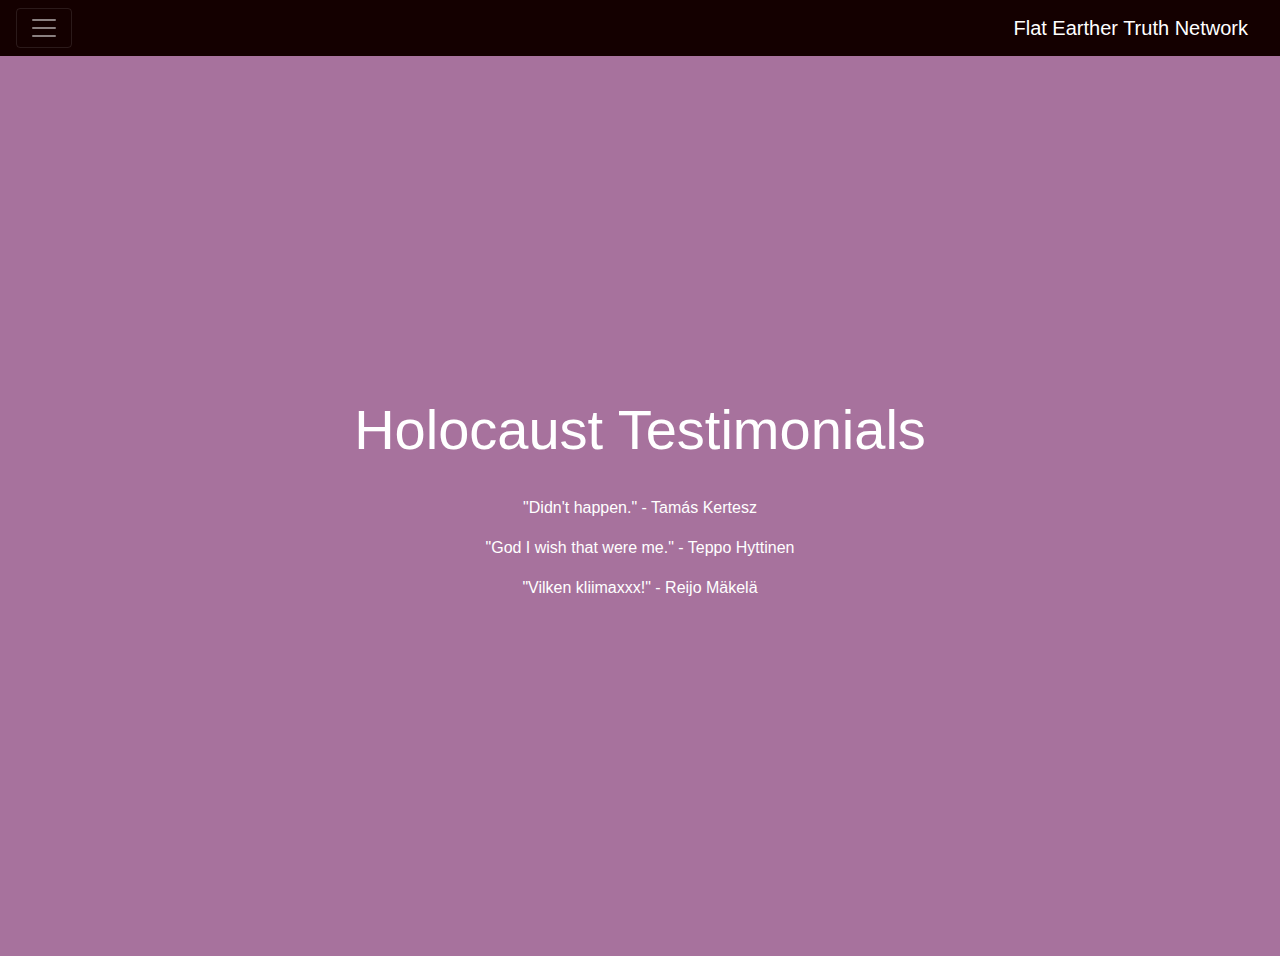
<file: index.html>
﻿<!DOCTYPE html>
<html lang="en">
  <head>
    <!-- Required meta tags -->
    <meta charset="utf-8">
    <meta name="viewport" content="width=device-width, initial-scale=1, shrink-to-fit=no">

    <!-- Bootstrap CSS -->
    <link rel="stylesheet" href="node_modules/bootstrap/dist/css/bootstrap.min.css">

    <!-- Custom CSS -->
    <link rel="stylesheet" href="styles.css">
  </head>
  <body>

<!--xxxx-->

<nav class="navbar navbar-toggleable-md navbar-dark bg-faded" style="background-color: #140000;">
  <button class="navbar-toggler navbar-toggler-right" type="button" data-toggle="collapse" data-target="#navbarToggler" aria-controls="navbarToggler" aria-expanded="false" aria-label="Toggle navigation">
    <span class="navbar-toggler-icon"></span>
  </button>
  <a class="navbar-brand" href="#">Flat Earther Truth Network</a>

  <div class="collapse navbar-collapse" id="navbarToggler">
    <ul class="navbar-nav mr-auto mt-2 mt-md-0">
      <li class="nav-item">
          <!-- Image and text -->
          <nav class="navbar navbar-light bg-faded">
              <a class="navbar-brand">
                  <img src="assets/brand/bootstrap-solid.svg" width="80" height="80" alt="">
              </a>
          </nav>
      </li>
      <li class="nav-item">
        <a class="nav-link" href="#">Life on Earth</a>
      </li>
      <li class="nav-item">
        <a class="nav-link" href="#">Avoiding the Edge</a>
      </li>
      <li class="nav-item">
        <a class="nav-link" href="#">Biorhythm</a>
      </li>
      <li class="nav-item">
        <a class="nav-link" href="#">Earth 3000 B.C.</a>
      </li>
      <li class="nav-item">
        <a class="nav-link" href="landing.html">How to Join</a>
      </li>
    </ul>
  </div>
</nav>



    <section id="cover">
      <div id="cover-caption">
        <div class="container">
          <div class="col-sm-10 offset-sm-1">
            <h1 class="display-4">Holocaust Testimonials</h1>
            <br>
            <p>"Didn't happen." - Tamás Kertesz</p>
            <p>"God I wish that were me." - Teppo Hyttinen</p>
            <p>"Vilken kliimaxxx!" - Reijo Mäkelä</p>
          </div>
        </div>
      </div>
    </section>



    <!-- Placed at the end of the document so the pages load faster -->
    <script src="node_modules/jquery/dist/jquery.slim.min.js"></script>
    <script>window.jQuery || document.write('<script src="node_modules/jquery/dist/jquery.min.js"><\/script>')</script>
    <script src="node_modules/tether/dist/js/tether.min.js"></script>
    <script src="node_modules/bootstrap/dist/js/bootstrap.min.js"></script>
    <!-- IE10 viewport hack for Surface/desktop Windows 8 bug -->
    <script src="assets/js/ie10-viewport-bug-workaround.js"></script>
  </body>
</html>
</file>
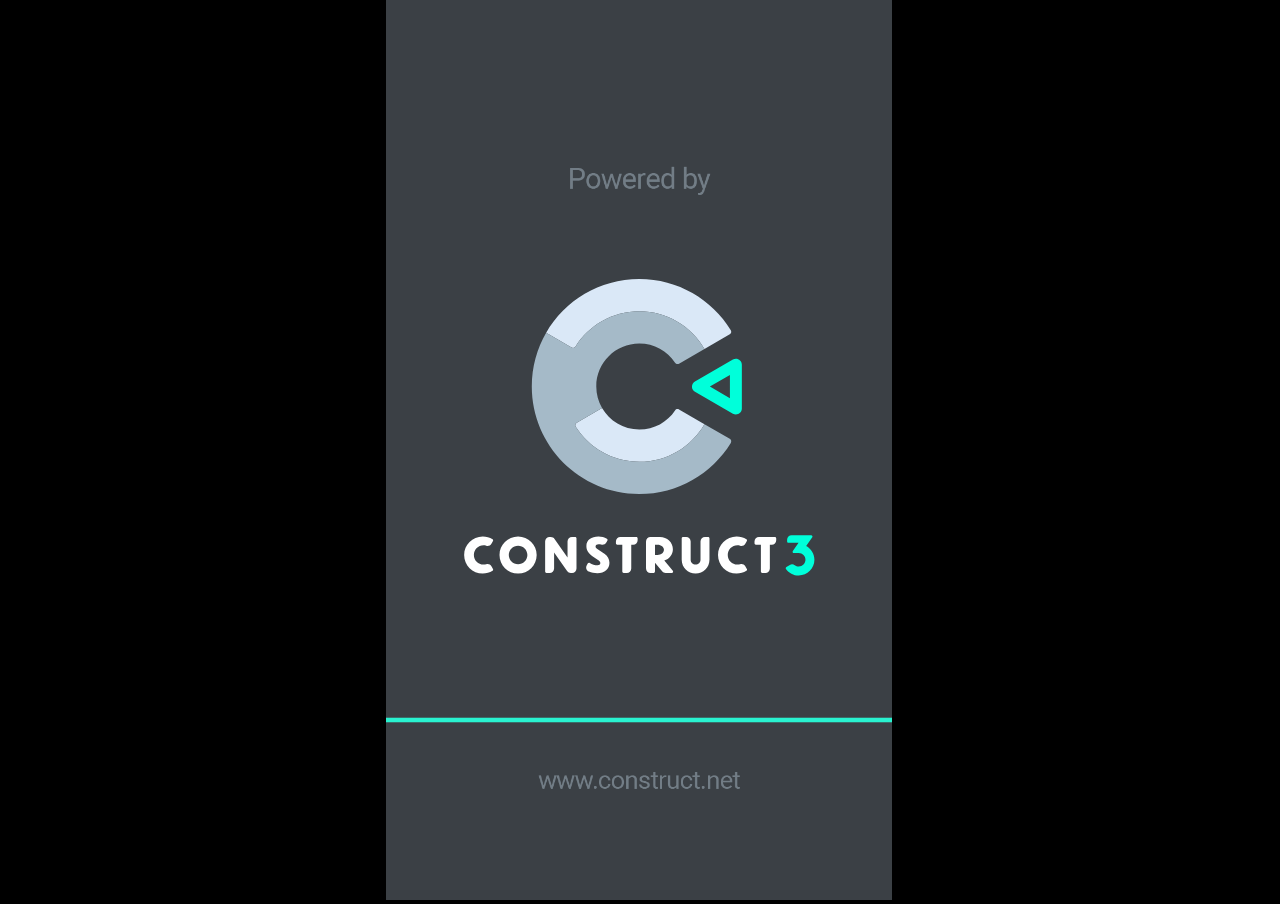
<file: infest/index.html>
<!DOCTYPE html>
<html>
<head>
<meta charset="UTF-8">
<title>Infestenedninging</title>
<meta name="viewport" content="width=device-width, initial-scale=1.0, maximum-scale=1.0, minimum-scale=1.0, user-scalable=no">

	<link rel="manifest" href="appmanifest.json">
	<meta name="apple-mobile-web-app-capable" content="yes">
	<link rel="apple-touch-icon" sizes="128x128" href="icons/icon-128.png">
	<link rel="apple-touch-icon" sizes="256x256" href="icons/icon-256.png">
	<link rel="apple-touch-icon" sizes="512x512" href="icons/icon-512.png">
	<link rel="icon" type="image/png" href="icons/icon-512.png">

<link rel="stylesheet" href="style.css">

</head>
<body>
<div id="fb-root"></div>

	<script src="c2runtime.js"></script>
	<script src="start.js"></script>
	<script src="register-sw.js"></script>
</body>
</html>
</file>
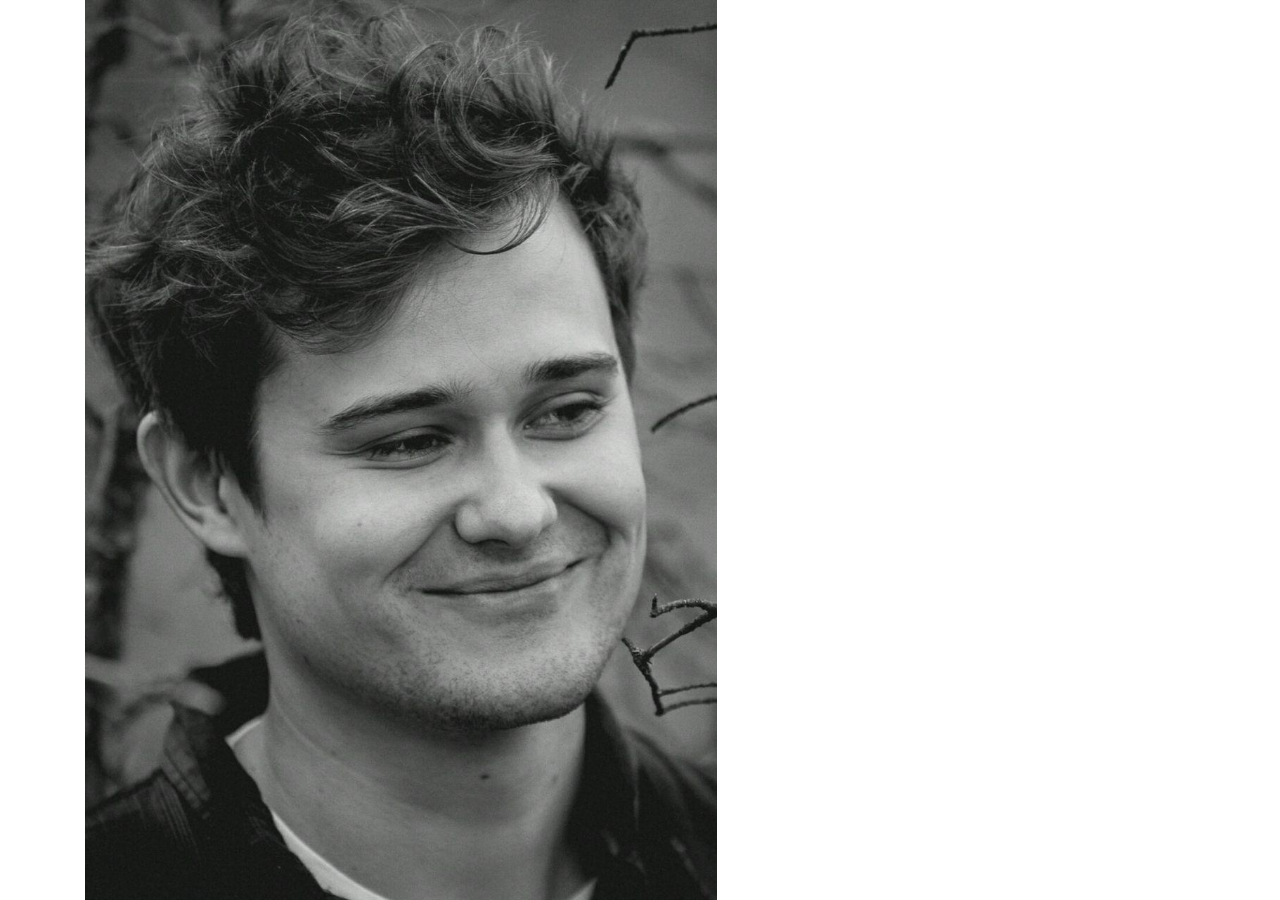
<file: pekka/index.html>
<!DOCTYPE html>
<html lang="en">
  <head>
    <meta charset="utf-8">
    <meta name="viewport" content="width=device-width, initial-scale=1, shrink-to-fit=no">
    <meta name="description" content="">
    <meta name="author" content="">
    <link rel="icon" href="../../favicon.ico">

    <title>xD</title>

    <!-- Bootstrap core CSS -->
    <link href="../node_modules/bootstrap/dist/css/bootstrap.min.css" rel="stylesheet">

    <!-- Custom styles for this template -->
    <link href="pexd.css" rel="stylesheet">
  </head>

  <body>

    <div class=container>
      <IMG class="naama" src="pexd.jpg" alt="...">
    </div>
  </body>
</html>
</file>
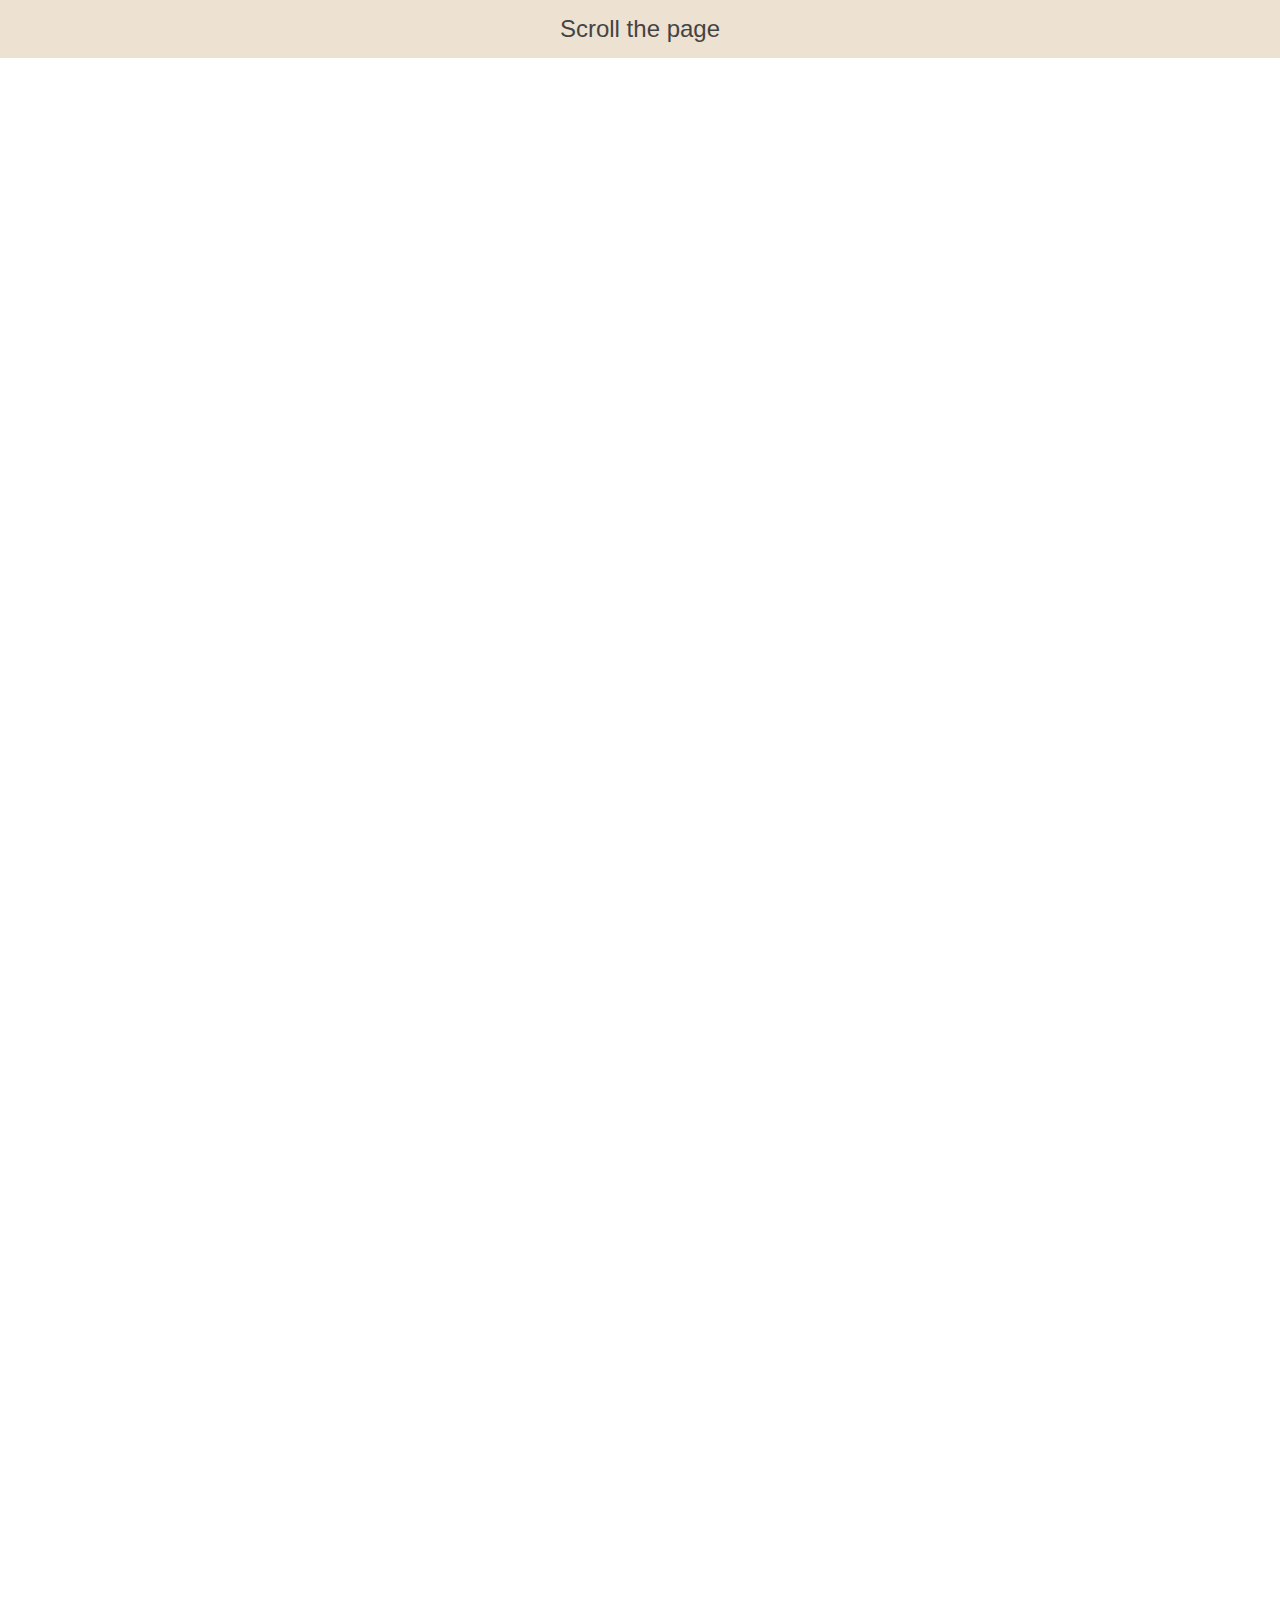
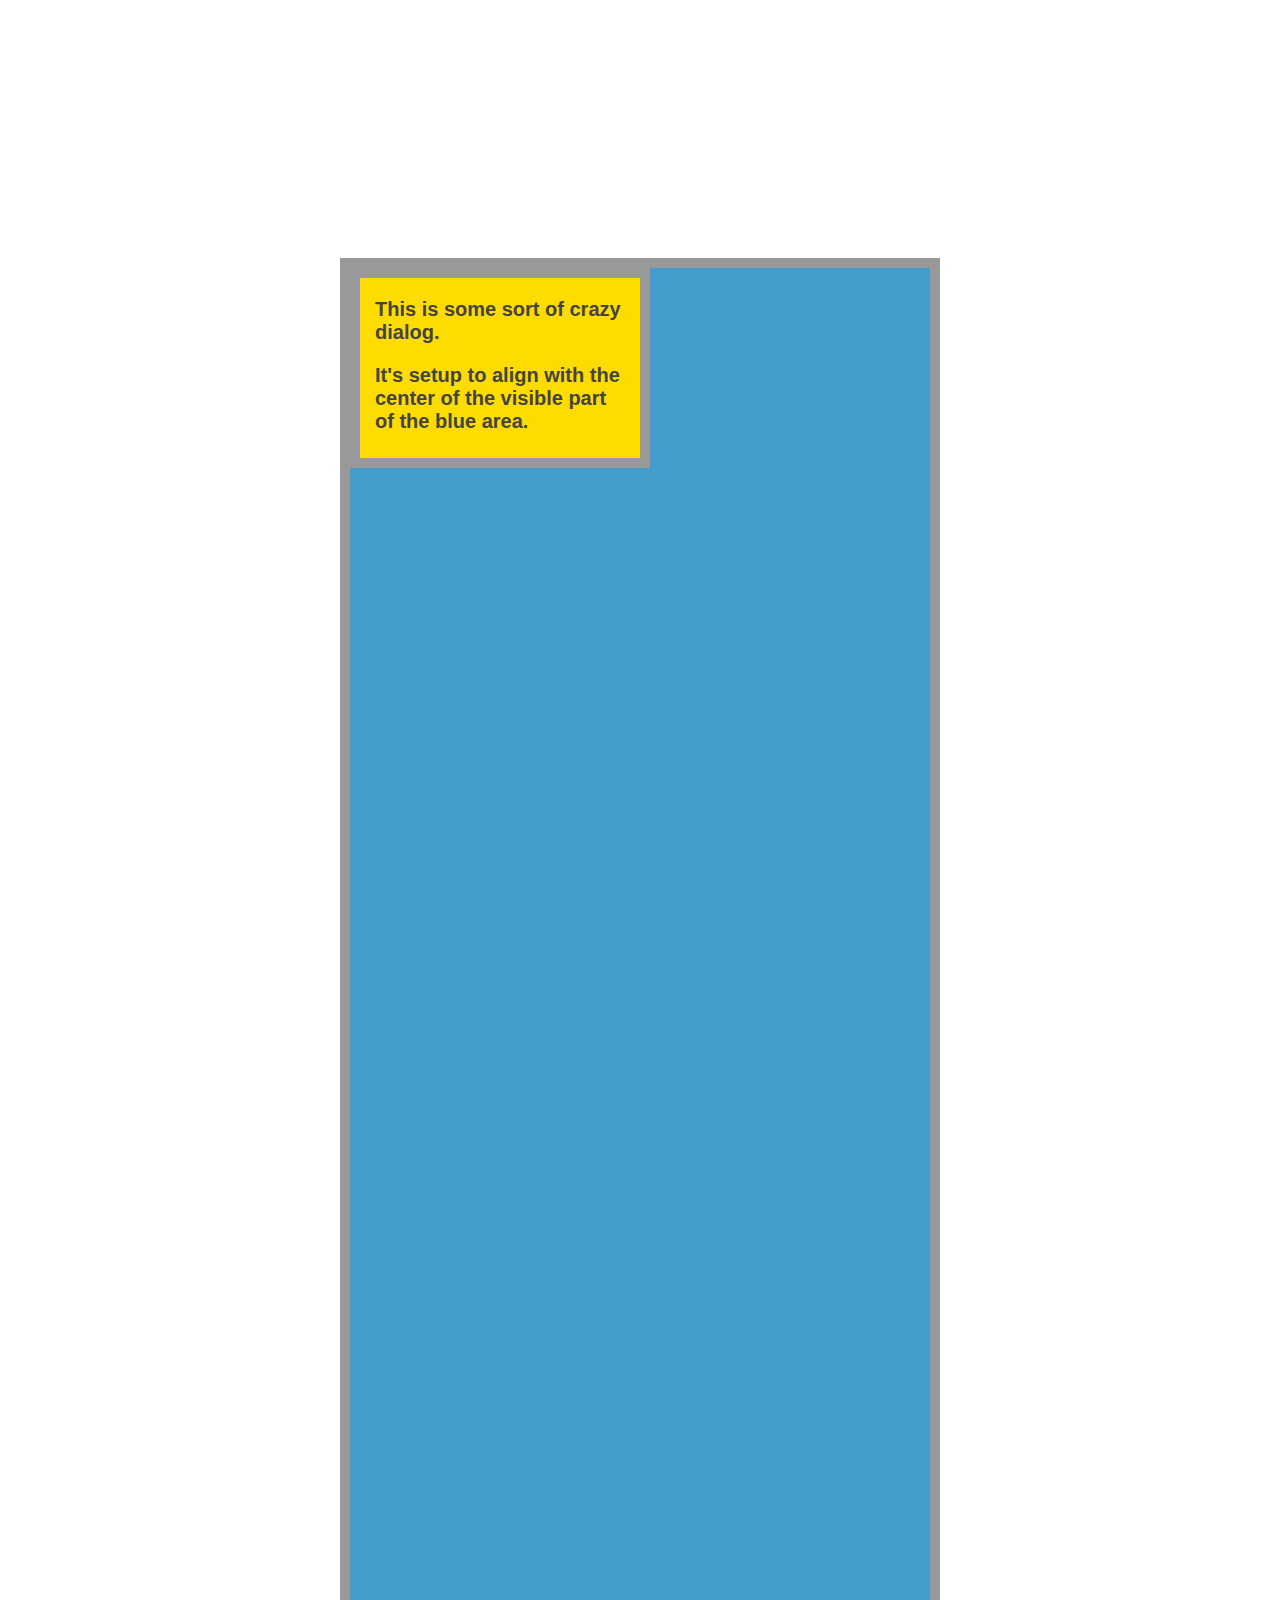
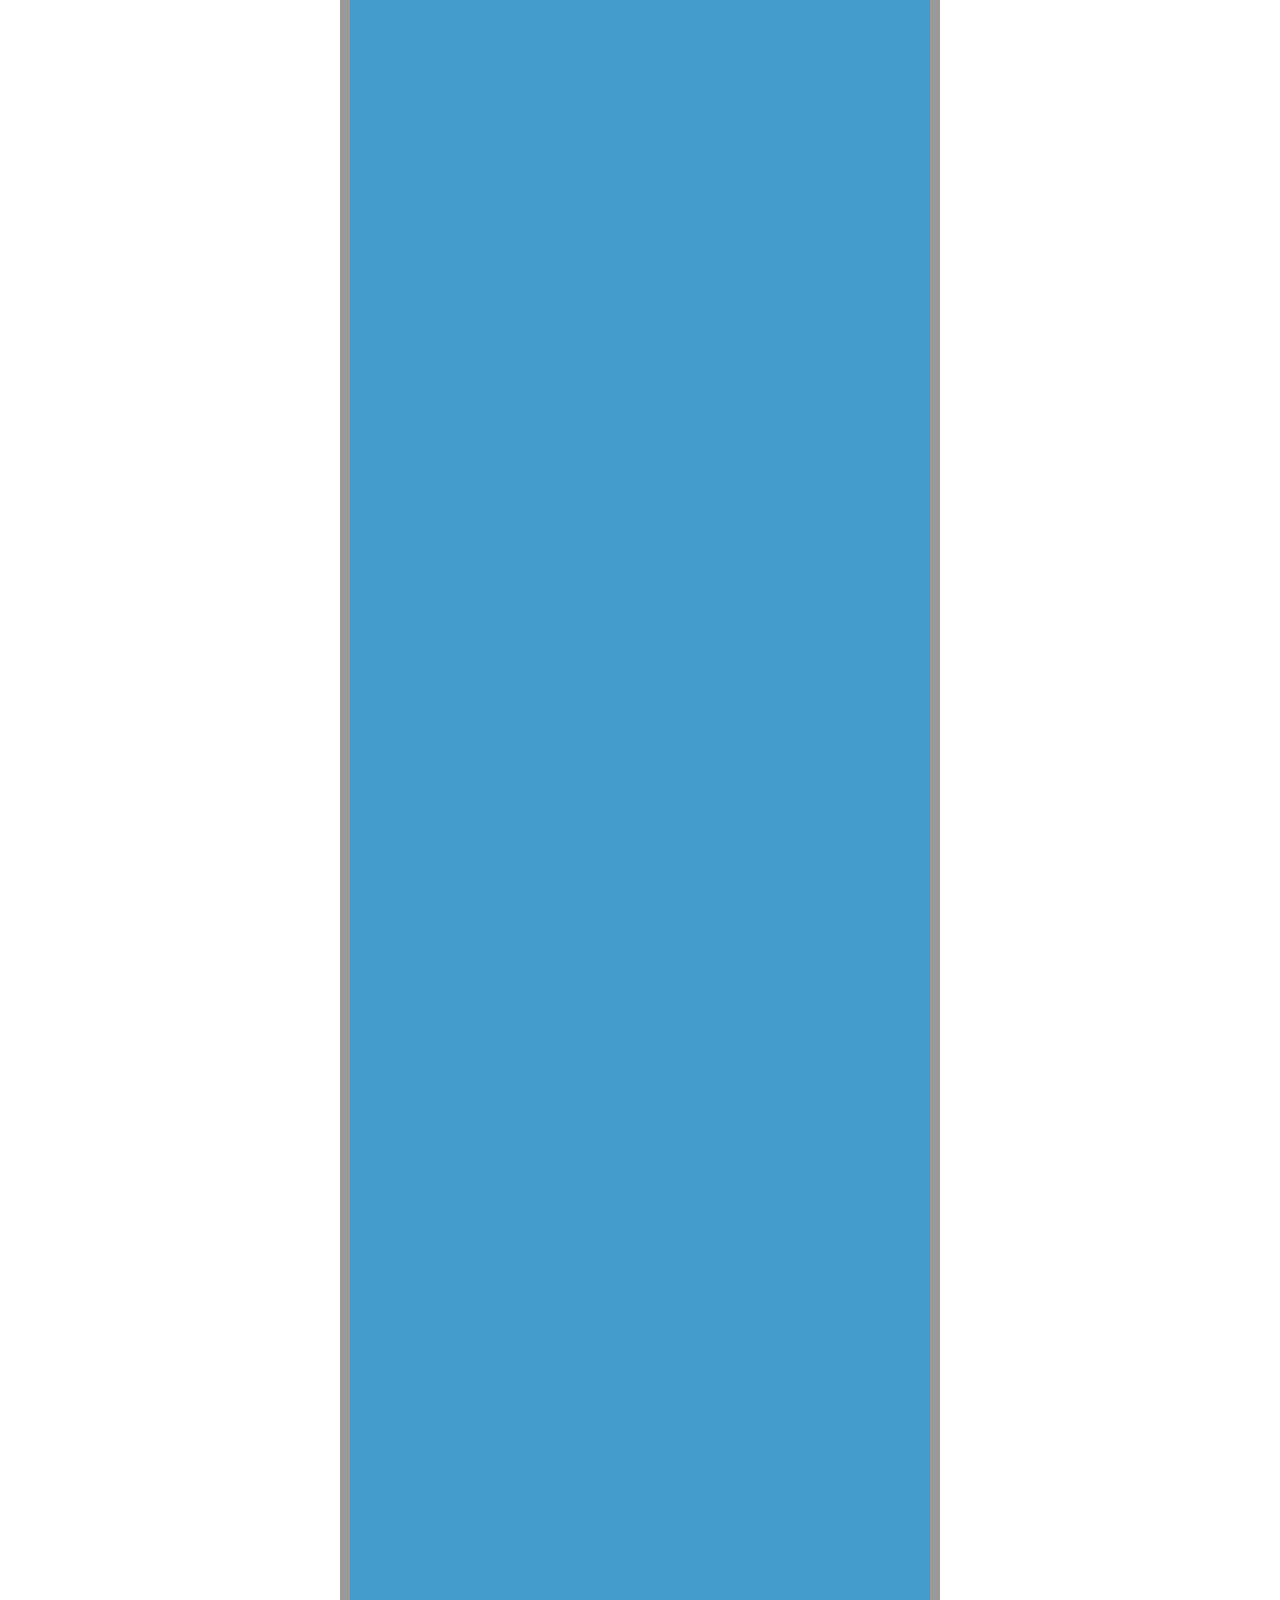
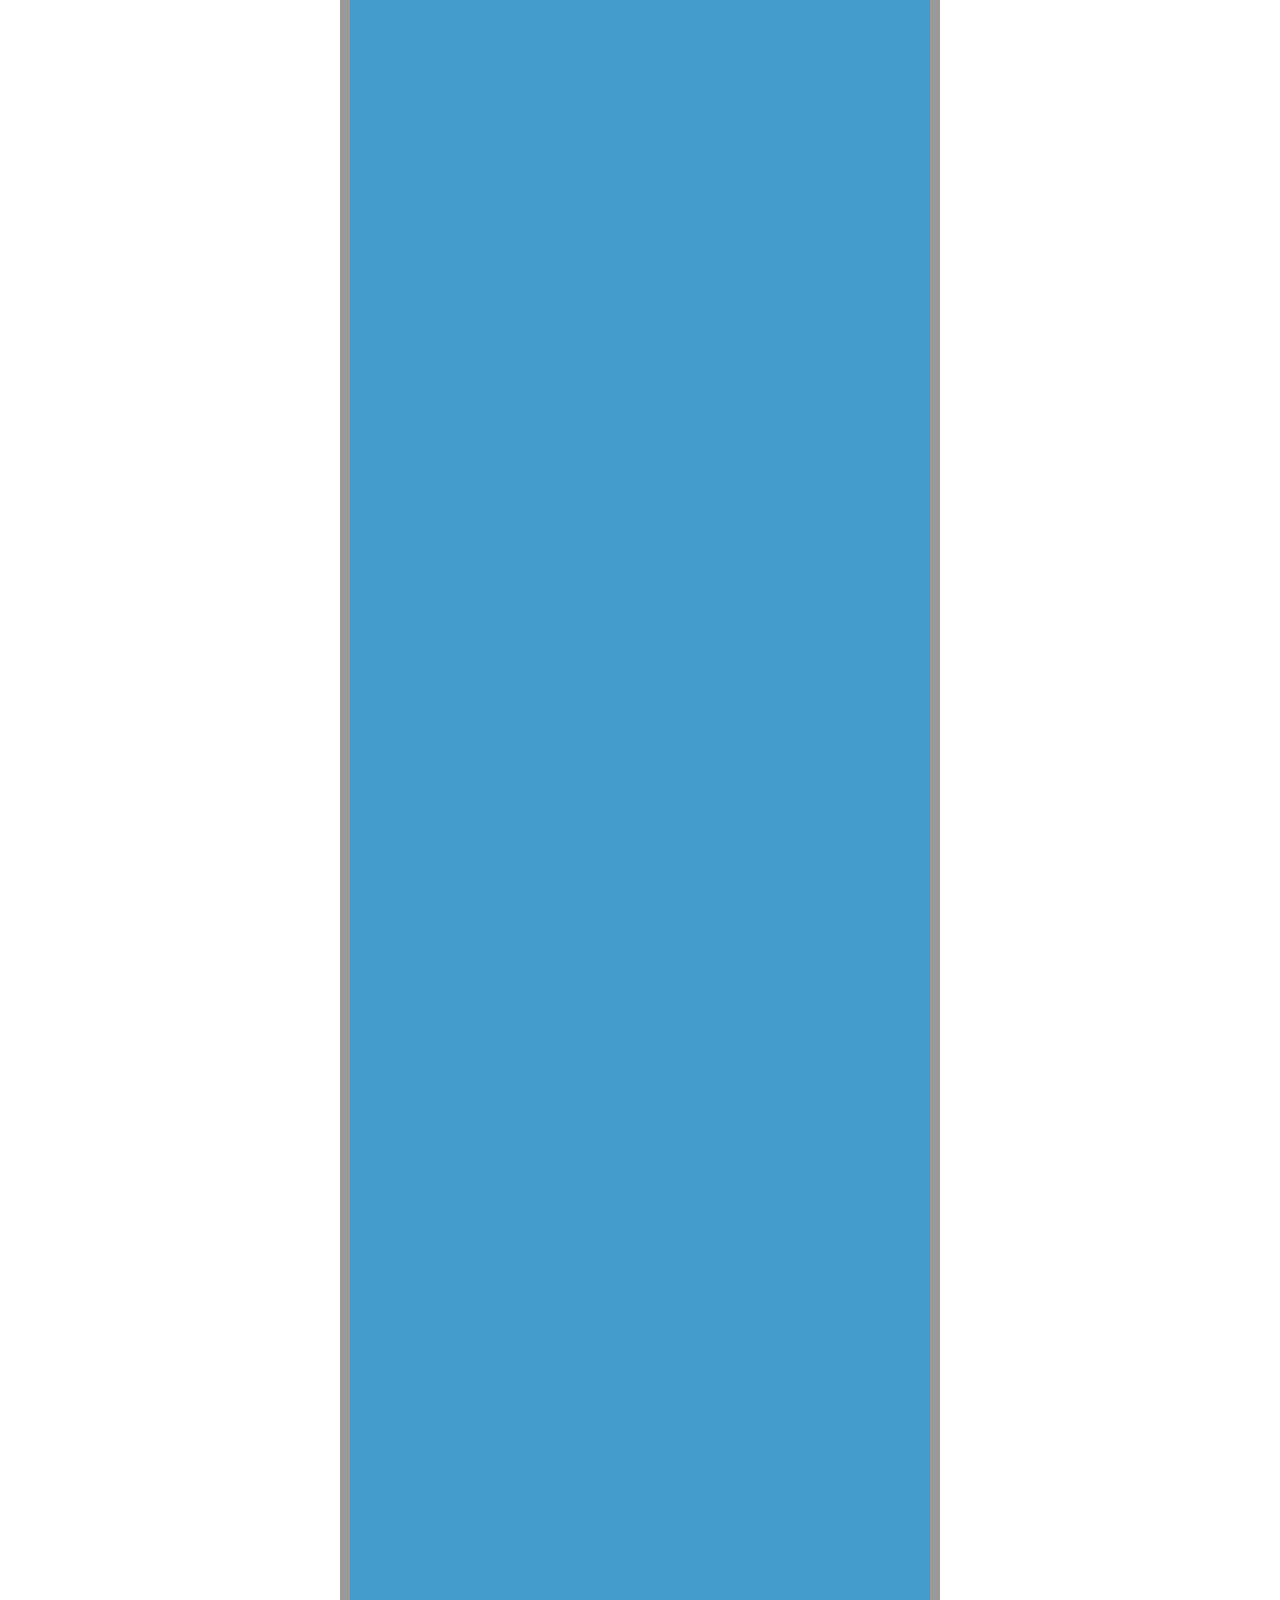
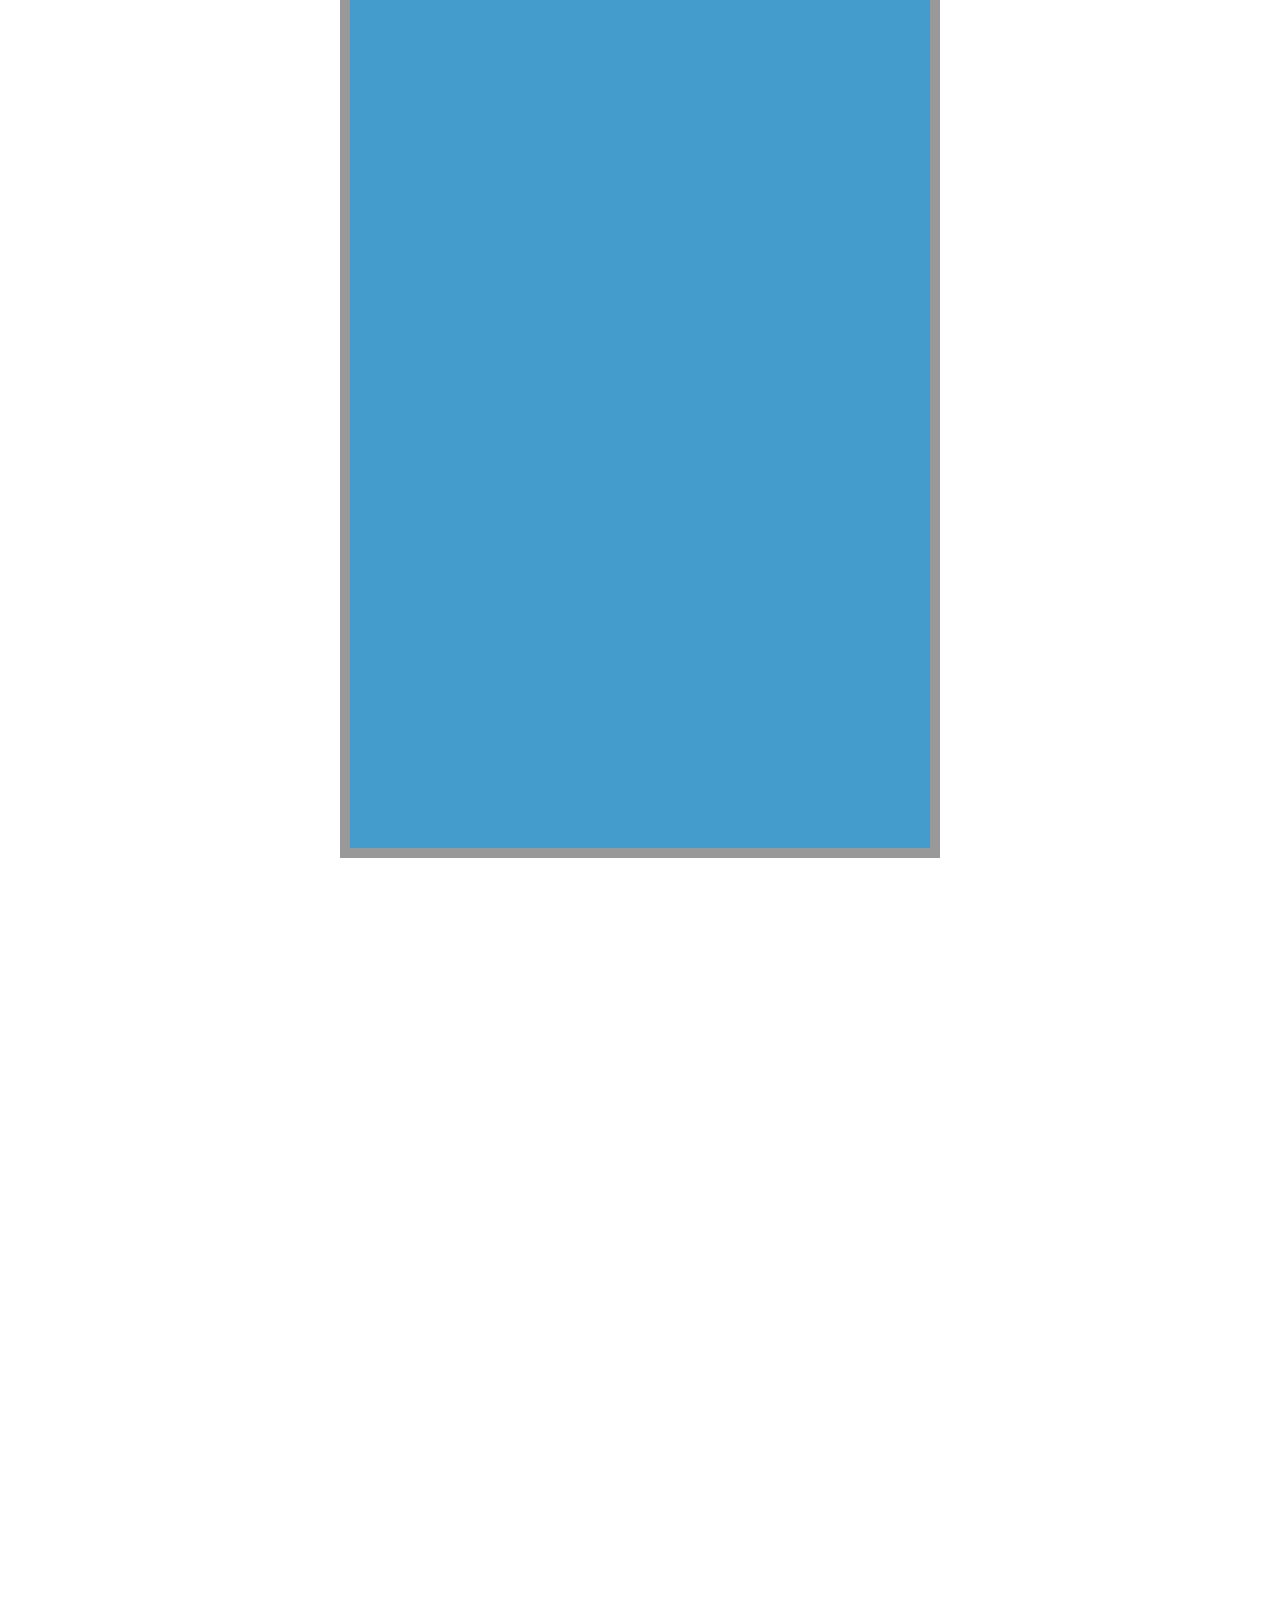
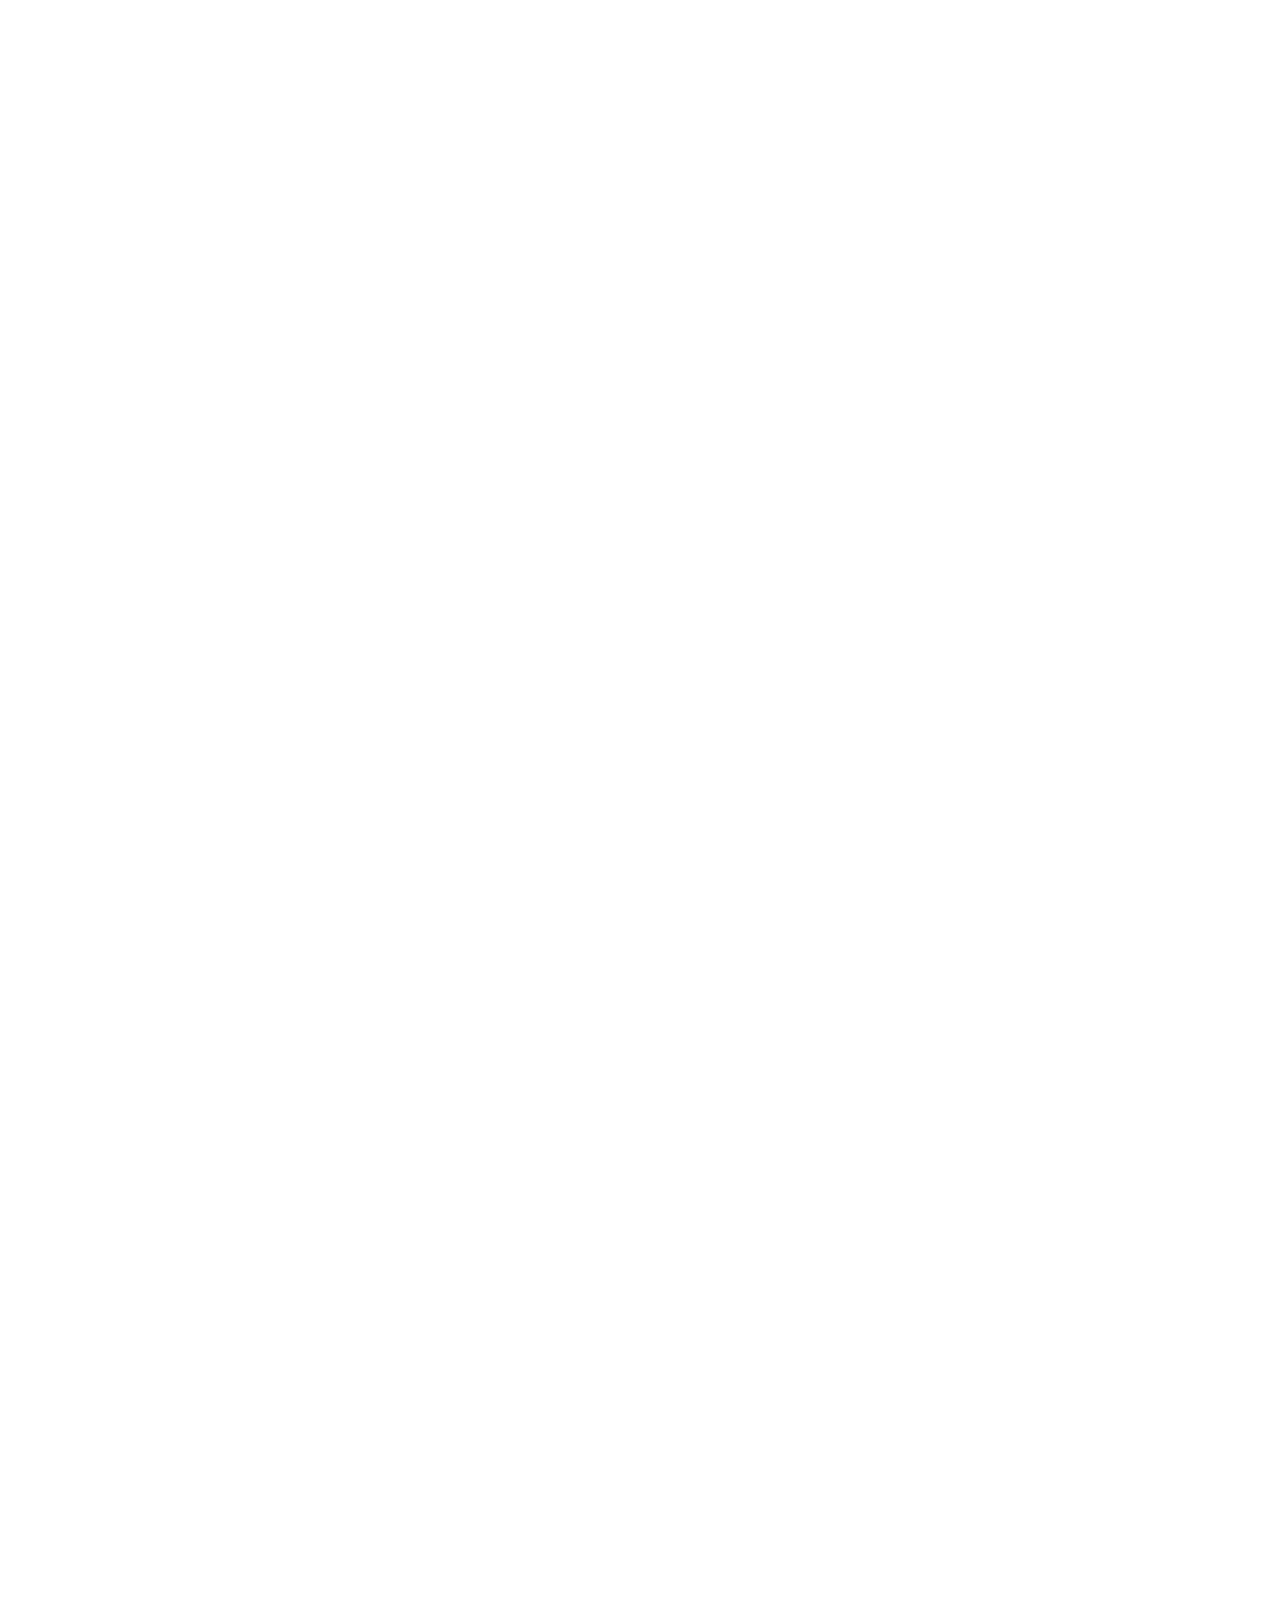
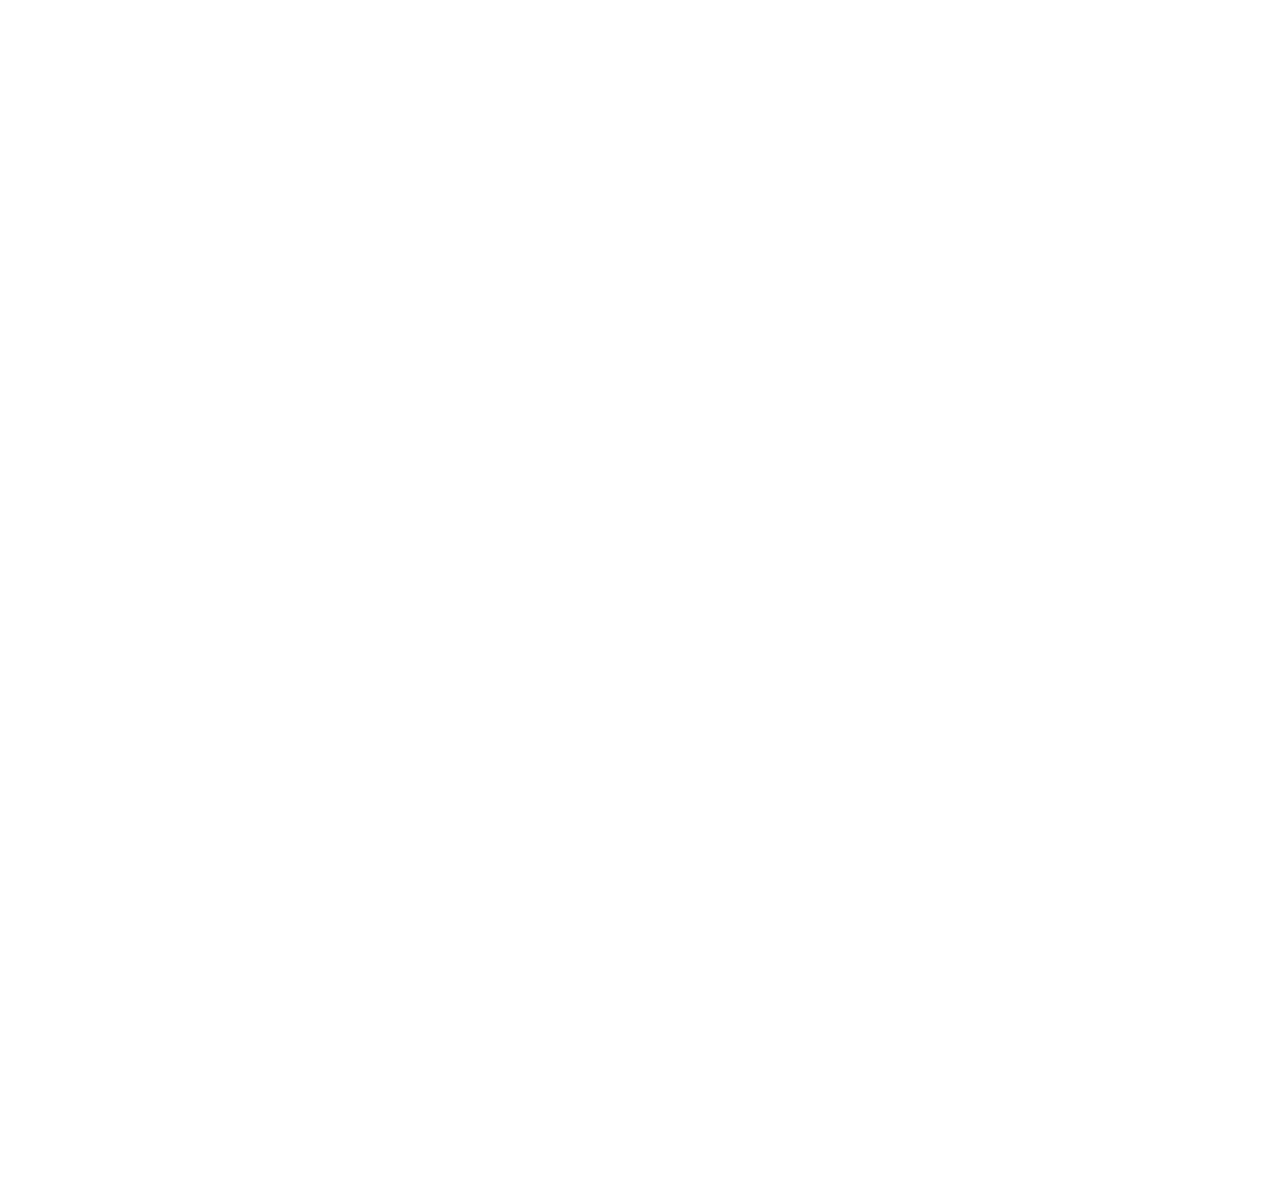
<file: node_modules/tether/examples/content-visible/index.html>
<!DOCTYPE html>
<html>
    <head>
        <link rel="stylesheet" href="../resources/css/base.css" />
    </head>
    <body>

    <div class="instructions">Scroll the page</div>

    <style>
      .instructions {
        width: 100%;
        text-align: center;
        font-size: 24px;
        padding: 15px;
        background-color: rgba(210, 180, 140, 0.4);
      }

      * {
        box-sizing: border-box;
      }
      body {
        min-height: 1200vh;
        height: 100%;
      }

      .content-box {
        width: 600px;
        border: 10px solid #999;
        height: 600vh;
        background-color: #439CCC;
        margin: 200vh auto;
      }
      .element {
        border: 10px solid #999;
        background-color: #FFDC00;
        width: 300px;
        height: 200px;
        padding: 0 15px;
        font-size: 20px;
        font-weight: bold;
      }
    </style>

    <div class="content-box">
      <div class="element">
        <p>This is some sort of crazy dialog.</p>

        <p>It's setup to align with the center of the visible part of the blue area.</p>
      </div>
    </div>

    <script src="//github.hubspot.com/tether/dist/js/tether.js"></script>
    <script>
      new Tether({
        element: '.element',
        target: '.content-box',
        attachment: 'middle center',
        targetAttachment: 'middle center',
        targetModifier: 'visible'
      });
    </script>
  </body>
</html>
</file>
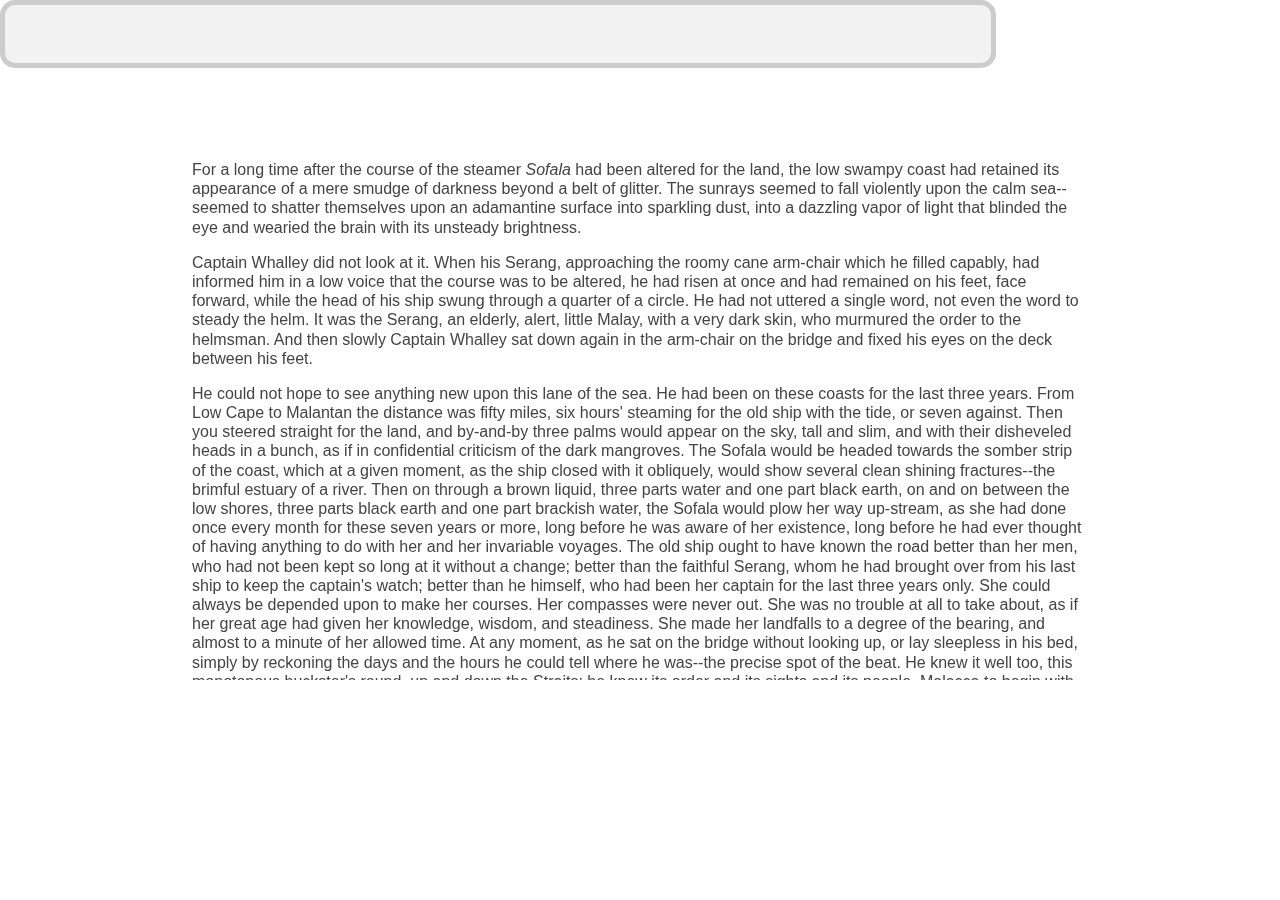
<file: node_modules/tether/examples/element-scroll/index.html>
<!DOCTYPE html>
<html>
    <head>
      <link rel="stylesheet" href="../resources/css/base.css" />
    </head>
    <body>

    <div class="scroll">
      <p>For a long time after the course of the steamer <em>Sofala</em> had been
      altered for the land, the low swampy coast had retained its appearance
      of a mere smudge of darkness beyond a belt of glitter. The sunrays
      seemed to fall violently upon the calm sea--seemed to shatter themselves
      upon an adamantine surface into sparkling dust, into a dazzling vapor
      of light that blinded the eye and wearied the brain with its unsteady
      brightness.</p>

      <p>Captain Whalley did not look at it. When his Serang, approaching the
      roomy cane arm-chair which he filled capably, had informed him in a low
      voice that the course was to be altered, he had risen at once and had
      remained on his feet, face forward, while the head of his ship swung
      through a quarter of a circle. He had not uttered a single word, not
      even the word to steady the helm. It was the Serang, an elderly, alert,
      little Malay, with a very dark skin, who murmured the order to the
      helmsman. And then slowly Captain Whalley sat down again in the
      arm-chair on the bridge and fixed his eyes on the deck between his feet.</p>

      <p>He could not hope to see anything new upon this lane of the sea. He had
      been on these coasts for the last three years. From Low Cape to Malantan
      the distance was fifty miles, six hours' steaming for the old ship with
      the tide, or seven against. Then you steered straight for the land, and
      by-and-by three palms would appear on the sky, tall and slim, and with
      their disheveled heads in a bunch, as if in confidential criticism of
      the dark mangroves. The Sofala would be headed towards the somber
      strip of the coast, which at a given moment, as the ship closed with
      it obliquely, would show several clean shining fractures--the brimful
      estuary of a river. Then on through a brown liquid, three parts water
      and one part black earth, on and on between the low shores, three parts
      black earth and one part brackish water, the Sofala would plow her way
      up-stream, as she had done once every month for these seven years or
      more, long before he was aware of her existence, long before he had ever
      thought of having anything to do with her and her invariable voyages.
      The old ship ought to have known the road better than her men, who had
      not been kept so long at it without a change; better than the faithful
      Serang, whom he had brought over from his last ship to keep the
      captain's watch; better than he himself, who had been her captain for
      the last three years only. She could always be depended upon to make her
      courses. Her compasses were never out. She was no trouble at all to
      take about, as if her great age had given her knowledge, wisdom, and
      steadiness. She made her landfalls to a degree of the bearing, and
      almost to a minute of her allowed time. At any moment, as he sat on
      the bridge without looking up, or lay sleepless in his bed, simply by
      reckoning the days and the hours he could tell where he was--the precise
      spot of the beat. He knew it well too, this monotonous huckster's
      round, up and down the Straits; he knew its order and its sights and its
      people. Malacca to begin with, in at daylight and out at dusk, to cross
      over with a rigid phosphorescent wake this highway of the Far East.
      Darkness and gleams on the water, clear stars on a black sky, perhaps
      the lights of a home steamer keeping her unswerving course in the
      middle, or maybe the elusive shadow of a native craft with her mat sails
      flitting by silently--and the low land on the other side in sight
      at daylight. At noon the three palms of the next place of call, up a
      sluggish river. The only white man residing there was a retired young
      sailor, with whom he had become friendly in the course of many voyages.
      Sixty miles farther on there was another place of call, a deep bay with
      only a couple of houses on the beach. And so on, in and out, picking
      up coastwise cargo here and there, and finishing with a hundred miles'
      steady steaming through the maze of an archipelago of small islands up
      to a large native town at the end of the beat. There was a three days'
      rest for the old ship before he started her again in inverse order,
      seeing the same shores from another bearing, hearing the same voices
      in the same places, back again to the Sofala's port of registry on
      the great highway to the East, where he would take up a berth nearly
      opposite the big stone pile of the harbor office till it was time to
      start again on the old round of 1600 miles and thirty days. Not a very
      enterprising life, this, for Captain Whalley, Henry Whalley, otherwise
      Dare-devil Harry--Whalley of the Condor, a famous clipper in her day.
      No. Not a very enterprising life for a man who had served famous firms,
      who had sailed famous ships (more than one or two of them his own); who
      had made famous passages, had been the pioneer of new routes and new
      trades; who had steered across the unsurveyed tracts of the South Seas,
      and had seen the sun rise on uncharted islands. Fifty years at sea, and
      forty out in the East ("a pretty thorough apprenticeship," he used
      to remark smilingly), had made him honorably known to a generation of
      shipowners and merchants in all the ports from Bombay clear over to
      where the East merges into the West upon the coast of the two Americas.
      His fame remained writ, not very large but plain enough, on the
      Admiralty charts. Was there not somewhere between Australia and China a
      Whalley Island and a Condor Reef? On that dangerous coral formation the
      celebrated clipper had hung stranded for three days, her captain and
      crew throwing her cargo overboard with one hand and with the other, as
      it were, keeping off her a flotilla of savage war-canoes. At that time
      neither the island nor the reef had any official existence. Later the
      officers of her Majesty's steam vessel Fusilier, dispatched to make a
      survey of the route, recognized in the adoption of these two names the
      enterprise of the man and the solidity of the ship. Besides, as anyone
      who cares may see, the "General Directory," vol. ii. p. 410, begins the
      description of the "Malotu or Whalley Passage" with the words: "This
      advantageous route, first discovered in 1850 by Captain Whalley in the
      ship Condor," &amp;c., and ends by recommending it warmly to sailing vessels
      leaving the China ports for the south in the months from December to
      April inclusive.</p>

      <p>This was the clearest gain he had out of life. Nothing could rob him
      of this kind of fame. The piercing of the Isthmus of Suez, like the
      breaking of a dam, had let in upon the East a flood of new ships, new
      men, new methods of trade. It had changed the face of the Eastern seas
      and the very spirit of their life; so that his early experiences meant
      nothing whatever to the new generation of seamen.</p>

      <p>In those bygone days he had handled many thousands of pounds of his
      employers' money and of his own; he had attended faithfully, as by law
      a shipmaster is expected to do, to the conflicting interests of owners,
      charterers, and underwriters. He had never lost a ship or consented to
      a shady transaction; and he had lasted well, outlasting in the end the
      conditions that had gone to the making of his name. He had buried his
      wife (in the Gulf of Petchili), had married off his daughter to the man
      of her unlucky choice, and had lost more than an ample competence in the
      crash of the notorious Travancore and Deccan Banking Corporation, whose
      downfall had shaken the East like an earthquake. And he was sixty-five
      years old.</p>

      <p>His age sat lightly enough on him; and of his ruin he was not ashamed.
      He had not been alone to believe in the stability of the Banking
      Corporation. Men whose judgment in matters of finance was as expert as
      his seamanship had commended the prudence of his investments, and had
      themselves lost much money in the great failure. The only difference
      between him and them was that he had lost his all. And yet not his all.
      There had remained to him from his lost fortune a very pretty little
      bark, Fair Maid, which he had bought to occupy his leisure of a retired
      sailor--"to play with," as he expressed it himself.</p>

      <p>He had formally declared himself tired of the sea the year preceding his
      daughter's marriage. But after the young couple had gone to settle in
      Melbourne he found out that he could not make himself happy on shore. He
      was too much of a merchant sea-captain for mere yachting to satisfy him.
      He wanted the illusion of affairs; and his acquisition of the Fair
      Maid preserved the continuity of his life. He introduced her to his
      acquaintances in various ports as "my last command." When he grew too
      old to be trusted with a ship, he would lay her up and go ashore to be
      buried, leaving directions in his will to have the bark towed out and
      scuttled decently in deep water on the day of the funeral. His daughter
      would not grudge him the satisfaction of knowing that no stranger would
      handle his last command after him. With the fortune he was able to leave
      her, the value of a 500-ton bark was neither here nor there. All this
      would be said with a jocular twinkle in his eye: the vigorous old man
      had too much vitality for the sentimentalism of regret; and a little
      wistfully withal, because he was at home in life, taking a genuine
      pleasure in its feelings and its possessions; in the dignity of his
      reputation and his wealth, in his love for his daughter, and in his
      satisfaction with the ship--the plaything of his lonely leisure.</p>

      <p>He had the cabin arranged in accordance with his simple ideal of comfort
      at sea. A big bookcase (he was a great reader) occupied one side of his
      stateroom; the portrait of his late wife, a flat bituminous oil-painting
      representing the profile and one long black ringlet of a young woman,
      faced his bed-place. Three chronometers ticked him to sleep and greeted
      him on waking with the tiny competition of their beats. He rose at five
      every day. The officer of the morning watch, drinking his early cup
      of coffee aft by the wheel, would hear through the wide orifice of the
      copper ventilators all the splashings, blowings, and splutterings of
      his captain's toilet. These noises would be followed by a sustained
      deep murmur of the Lord's Prayer recited in a loud earnest voice. Five
      minutes afterwards the head and shoulders of Captain Whalley emerged
      out of the companion-hatchway. Invariably he paused for a while on the
      stairs, looking all round at the horizon; upwards at the trim of the
      sails; inhaling deep draughts of the fresh air. Only then he would step
      out on the poop, acknowledging the hand raised to the peak of the cap
      with a majestic and benign "Good morning to you." He walked the deck
      till eight scrupulously. Sometimes, not above twice a year, he had to
      use a thick cudgel-like stick on account of a stiffness in the hip--a
      slight touch of rheumatism, he supposed. Otherwise he knew nothing of
      the ills of the flesh. At the ringing of the breakfast bell he went
      below to feed his canaries, wind up the chronometers, and take the
      head of the table. From there he had before his eyes the big carbon
      photographs of his daughter, her husband, and two fat-legged babies
      --his grandchildren--set in black frames into the maplewood bulkheads
      of the cuddy. After breakfast he dusted the glass over these portraits
      himself with a cloth, and brushed the oil painting of his wife with a
      plumate kept suspended from a small brass hook by the side of the heavy
      gold frame. Then with the door of his stateroom shut, he would sit down
      on the couch under the portrait to read a chapter out of a thick pocket
      Bible--her Bible. But on some days he only sat there for half an hour
      with his finger between the leaves and the closed book resting on his
      knees. Perhaps he had remembered suddenly how fond of boat-sailing she
      used to be.</p>

      <p>She had been a real shipmate and a true woman too. It was like an
      article of faith with him that there never had been, and never could be,
      a brighter, cheerier home anywhere afloat or ashore than his home under
      the poop-deck of the Condor, with the big main cabin all white and gold,
      garlanded as if for a perpetual festival with an unfading wreath. She
      had decorated the center of every panel with a cluster of home flowers.
      It took her a twelvemonth to go round the cuddy with this labor of love.
      To him it had remained a marvel of painting, the highest achievement of
      taste and skill; and as to old Swinburne, his mate, every time he
      came down to his meals he stood transfixed with admiration before the
      progress of the work. You could almost smell these roses, he declared,
      sniffing the faint flavor of turpentine which at that time pervaded the
      saloon, and (as he confessed afterwards) made him somewhat less hearty
      than usual in tackling his food. But there was nothing of the sort to
      interfere with his enjoyment of her singing. "Mrs. Whalley is a regular
      out-and-out nightingale, sir," he would pronounce with a judicial air
      after listening profoundly over the skylight to the very end of the
      piece. In fine weather, in the second dog-watch, the two men could hear
      her trills and roulades going on to the accompaniment of the piano in
      the cabin. On the very day they got engaged he had written to London
      for the instrument; but they had been married for over a year before it
      reached them, coming out round the Cape. The big case made part of the
      first direct general cargo landed in Hong-kong harbor--an event that to
      the men who walked the busy quays of to-day seemed as hazily remote as
      the dark ages of history. But Captain Whalley could in a half hour of
      solitude live again all his life, with its romance, its idyl, and its
      sorrow. He had to close her eyes himself. She went away from under the
      ensign like a sailor's wife, a sailor herself at heart. He had read
      the service over her, out of her own prayer-book, without a break in his
      voice. When he raised his eyes he could see old Swinburne facing him
      with his cap pressed to his breast, and his rugged, weather-beaten,
      impassive face streaming with drops of water like a lump of chipped red
      granite in a shower. It was all very well for that old sea-dog to cry.
      He had to read on to the end; but after the splash he did not remember
      much of what happened for the next few days. An elderly sailor of the
      crew, deft at needlework, put together a mourning frock for the child
      out of one of her black skirts.</p>

      <p>He was not likely to forget; but you cannot dam up life like a sluggish
      stream. It will break out and flow over a man's troubles, it will close
      upon a sorrow like the sea upon a dead body, no matter how much love has
      gone to the bottom. And the world is not bad. People had been very
      kind to him; especially Mrs. Gardner, the wife of the senior partner
      in Gardner, Patteson, &amp; Co., the owners of the Condor. It was she who
      volunteered to look after the little one, and in due course took her to
      England (something of a journey in those days, even by the overland
      mail route) with her own girls to finish her education. It was ten years
      before he saw her again.</p>

      <p>As a little child she had never been frightened of bad weather; she
      would beg to be taken up on deck in the bosom of his oilskin coat to
      watch the big seas hurling themselves upon the Condor. The swirl and
      crash of the waves seemed to fill her small soul with a breathless
      delight. "A good boy spoiled," he used to say of her in joke. He had
      named her Ivy because of the sound of the word, and obscurely fascinated
      by a vague association of ideas. She had twined herself tightly round
      his heart, and he intended her to cling close to her father as to a
      tower of strength; forgetting, while she was little, that in the nature
      of things she would probably elect to cling to someone else. But
      he loved life well enough for even that event to give him a certain
      satisfaction, apart from his more intimate feeling of loss.</p>

      <p>After he had purchased the Fair Maid to occupy his loneliness, he
      hastened to accept a rather unprofitable freight to Australia simply for
      the opportunity of seeing his daughter in her own home. What made him
      dissatisfied there was not to see that she clung now to somebody else,
      but that the prop she had selected seemed on closer examination "a
      rather poor stick"--even in the matter of health. He disliked his
      son-in-law's studied civility perhaps more than his method of
      handling the sum of money he had given Ivy at her marriage. But of his
      apprehensions he said nothing. Only on the day of his departure, with
      the hall-door open already, holding her hands and looking steadily into
      her eyes, he had said, "You know, my dear, all I have is for you and the
      chicks. Mind you write to me openly." She had answered him by an almost
      imperceptible movement of her head. She resembled her mother in
      the color of her eyes, and in character--and also in this, that she
      understood him without many words.</p>

      <p>Sure enough she had to write; and some of these letters made Captain
      Whalley lift his white eye-brows. For the rest he considered he was
      reaping the true reward of his life by being thus able to produce on
      demand whatever was needed. He had not enjoyed himself so much in a
      way since his wife had died. Characteristically enough his son-in-law's
      punctuality in failure caused him at a distance to feel a sort of
      kindness towards the man. The fellow was so perpetually being jammed on
      a lee shore that to charge it all to his reckless navigation would be
      manifestly unfair. No, no! He knew well what that meant. It was bad
      luck. His own had been simply marvelous, but he had seen in his life too
      many good men--seamen and others--go under with the sheer weight of bad
      luck not to recognize the fatal signs. For all that, he was cogitating
      on the best way of tying up very strictly every penny he had to leave,
      when, with a preliminary rumble of rumors (whose first sound reached
      him in Shanghai as it happened), the shock of the big failure came;
      and, after passing through the phases of stupor, of incredulity, of
      indignation, he had to accept the fact that he had nothing to speak of
      to leave.</p>

      <p>Upon that, as if he had only waited for this catastrophe, the unlucky
      man, away there in Melbourne, gave up his unprofitable game, and sat
      down--in an invalid's bath-chair at that too. "He will never walk
      again," wrote the wife. For the first time in his life Captain Whalley
      was a bit staggered.</p>

      <p>The Fair Maid had to go to work in bitter earnest now. It was no longer
      a matter of preserving alive the memory of Dare-devil Harry Whalley in
      the Eastern Seas, or of keeping an old man in pocket-money and clothes,
      with, perhaps, a bill for a few hundred first-class cigars thrown in at
      the end of the year. He would have to buckle-to, and keep her going hard
      on a scant allowance of gilt for the ginger-bread scrolls at her stem
      and stern.</p>

      <p>This necessity opened his eyes to the fundamental changes of the world.
      Of his past only the familiar names remained, here and there, but
      the things and the men, as he had known them, were gone. The name of
      Gardner, Patteson, &amp; Co. was still displayed on the walls of warehouses
      by the waterside, on the brass plates and window-panes in the business
      quarters of more than one Eastern port, but there was no longer a
      Gardner or a Patteson in the firm. There was no longer for Captain
      Whalley an arm-chair and a welcome in the private office, with a bit of
      business ready to be put in the way of an old friend, for the sake of
      bygone services. The husbands of the Gardner girls sat behind the desks
      in that room where, long after he had left the employ, he had kept his
      right of entrance in the old man's time. Their ships now had yellow
      funnels with black tops, and a time-table of appointed routes like a
      confounded service of tramways. The winds of December and June were all
      one to them; their captains (excellent young men he doubted not) were,
      to be sure, familiar with Whalley Island, because of late years the
      Government had established a white fixed light on the north end (with
      a red danger sector over the Condor Reef), but most of them would have
      been extremely surprised to hear that a flesh-and-blood Whalley still
      existed--an old man going about the world trying to pick up a cargo here
      and there for his little bark.</p>

      <p>And everywhere it was the same. Departed the men who would have nodded
      appreciatively at the mention of his name, and would have thought
      themselves bound in honor to do something for Dare-devil Harry Whalley.
      Departed the opportunities which he would have known how to seize; and
      gone with them the white-winged flock of clippers that lived in the
      boisterous uncertain life of the winds, skimming big fortunes out of
      the foam of the sea. In a world that pared down the profits to an
      irreducible minimum, in a world that was able to count its disengaged
      tonnage twice over every day, and in which lean charters were snapped up
      by cable three months in advance, there were no chances of fortune for
      an individual wandering haphazard with a little bark--hardly indeed any
      room to exist.</p>

      <p>He found it more difficult from year to year. He suffered greatly from
      the smallness of remittances he was able to send his daughter. Meantime
      he had given up good cigars, and even in the matter of inferior cheroots
      limited himself to six a day. He never told her of his difficulties, and
      she never enlarged upon her struggle to live. Their confidence in each
      other needed no explanations, and their perfect understanding endured
      without protestations of gratitude or regret. He would have been shocked
      if she had taken it into her head to thank him in so many words, but
      he found it perfectly natural that she should tell him she needed two
      hundred pounds.</p>

      <p>He had come in with the Fair Maid in ballast to look for a freight in
      the Sofala's port of registry, and her letter met him there. Its tenor
      was that it was no use mincing matters. Her only resource was in opening
      a boarding-house, for which the prospects, she judged, were good. Good
      enough, at any rate, to make her tell him frankly that with two hundred
      pounds she could make a start. He had torn the envelope open, hastily,
      on deck, where it was handed to him by the ship-chandler's runner, who
      had brought his mail at the moment of anchoring. For the second time
      in his life he was appalled, and remained stock-still at the cabin door
      with the paper trembling between his fingers. Open a boarding-house! Two
      hundred pounds for a start! The only resource! And he did not know where
      to lay his hands on two hundred pence.</p>

      <p>All that night Captain Whalley walked the poop of his anchored ship, as
      though he had been about to close with the land in thick weather, and
      uncertain of his position after a run of many gray days without a sight
      of sun, moon, or stars. The black night twinkled with the guiding lights
      of seamen and the steady straight lines of lights on shore; and all
      around the Fair Maid the riding lights of ships cast trembling trails
      upon the water of the roadstead. Captain Whalley saw not a gleam
      anywhere till the dawn broke and he found out that his clothing was
      soaked through with the heavy dew.</p>

      <p>His ship was awake. He stopped short, stroked his wet beard, and
      descended the poop ladder backwards, with tired feet. At the sight
      of him the chief officer, lounging about sleepily on the quarterdeck,
      remained open-mouthed in the middle of a great early-morning yawn.</p>

      <p>"Good morning to you," pronounced Captain Whalley solemnly, passing into
      the cabin. But he checked himself in the doorway, and without looking
      back, "By the bye," he said, "there should be an empty wooden case put
      away in the lazarette. It has not been broken up--has it?"</p>

      <p>The mate shut his mouth, and then asked as if dazed, "What empty case,
      sir?"</p>

      <p>"A big flat packing-case belonging to that painting in my room. Let it
      be taken up on deck and tell the carpenter to look it over. I may want
      to use it before long."</p>

      <p>The chief officer did not stir a limb till he had heard the door of the
      captain's state-room slam within the cuddy. Then he beckoned aft the
      second mate with his forefinger to tell him that there was something "in
      the wind."</p>

      <p>When the bell rang Captain Whalley's authoritative voice boomed out
      through a closed door, "Sit down and don't wait for me." And his
      impressed officers took their places, exchanging looks and whispers
      across the table. What! No breakfast? And after apparently knocking
      about all night on deck, too! Clearly, there was something in the wind.
      In the skylight above their heads, bowed earnestly over the plates,
      three wire cages rocked and rattled to the restless jumping of the
      hungry canaries; and they could detect the sounds of their "old
      man's" deliberate movements within his state-room. Captain Whalley was
      methodically winding up the chronometers, dusting the portrait of
      his late wife, getting a clean white shirt out of the drawers, making
      himself ready in his punctilious unhurried manner to go ashore. He could
      not have swallowed a single mouthful of food that morning. He had made
      up his mind to sell the Fair Maid.</p>
    </div>

    <div class="pointer"></div>

    <style>
      body {
        cursor: pointer;
      }
      .scroll {
        height: 80vh;
        width: 80vw;
        max-height: 600px;
        position: fixed;
        top: 5em;
        left: 10vw;

        overflow-y: scroll;
        padding: 4em;
        box-sizing: border-box;
        line-height: 1.2;
      }
      .scroll::-webkit-scrollbar, .scroll::-webkit-scrollbar-track, .scroll::-webkit-scrollbar-thumb {
        display: none;
      }

      .pointer {
        height: 3.6em;
        width: 77vw;
        border: 5px solid #CCC;
        border-radius: 15px;
        background-color: rgba(0, 0, 0, 0.05);
        pointer-events: none;
      }
      .highlight {
        background-color: rgba(255, 255, 0, 0.3);
      }
      .hover {
        background-color: rgba(0, 255, 255, 0.2);
      }
    </style>

    <script src="//github.hubspot.com/tether/dist/js/tether.js"></script>
    <script>
      var pointer = document.querySelector('.pointer');
      var scroll = document.querySelector('.scroll');

      // This creates the pointer tether and links it up
      // with the scroll handle
      new Tether({
        element: pointer,
        target: scroll,
        attachment: 'middle right',
        targetAttachment: 'middle left',
        targetModifier: 'scroll-handle'
      });

      // Everything after this is for the highlighting effect
      var paras = document.querySelectorAll('p');
      for(var i=paras.length; i--;){
        var sents = paras[i].innerHTML.split('.');
        for (var j=sents.length; j--;){
          if (sents[j].trim().length)
            sents[j] = '<span>' + sents[j] + '.</span>';
        }
        paras[i].innerHTML = sents.join('');
      }

      var spans = document.querySelectorAll('p span');

      function highlight(){
        if (!spans) return;

        var bar = pointer.getBoundingClientRect();

        for (var i=spans.length; i--;){
          var coord = spans[i].getBoundingClientRect();

          if (bar.top < coord.top && bar.bottom > coord.top){
            spans[i].classList.add('hover');
          } else if (spans[i].classList.contains('hover')) {
            spans[i].classList.remove('hover');
          }
        }

        requestAnimationFrame(highlight);
      }

      highlight();

      document.body.addEventListener('click', function(){
        var els = document.querySelectorAll('.hover');
        for (var i=els.length; i--;)
          els[i].classList.toggle('highlight');
      });
    </script>
  </body>
</html>
</file>
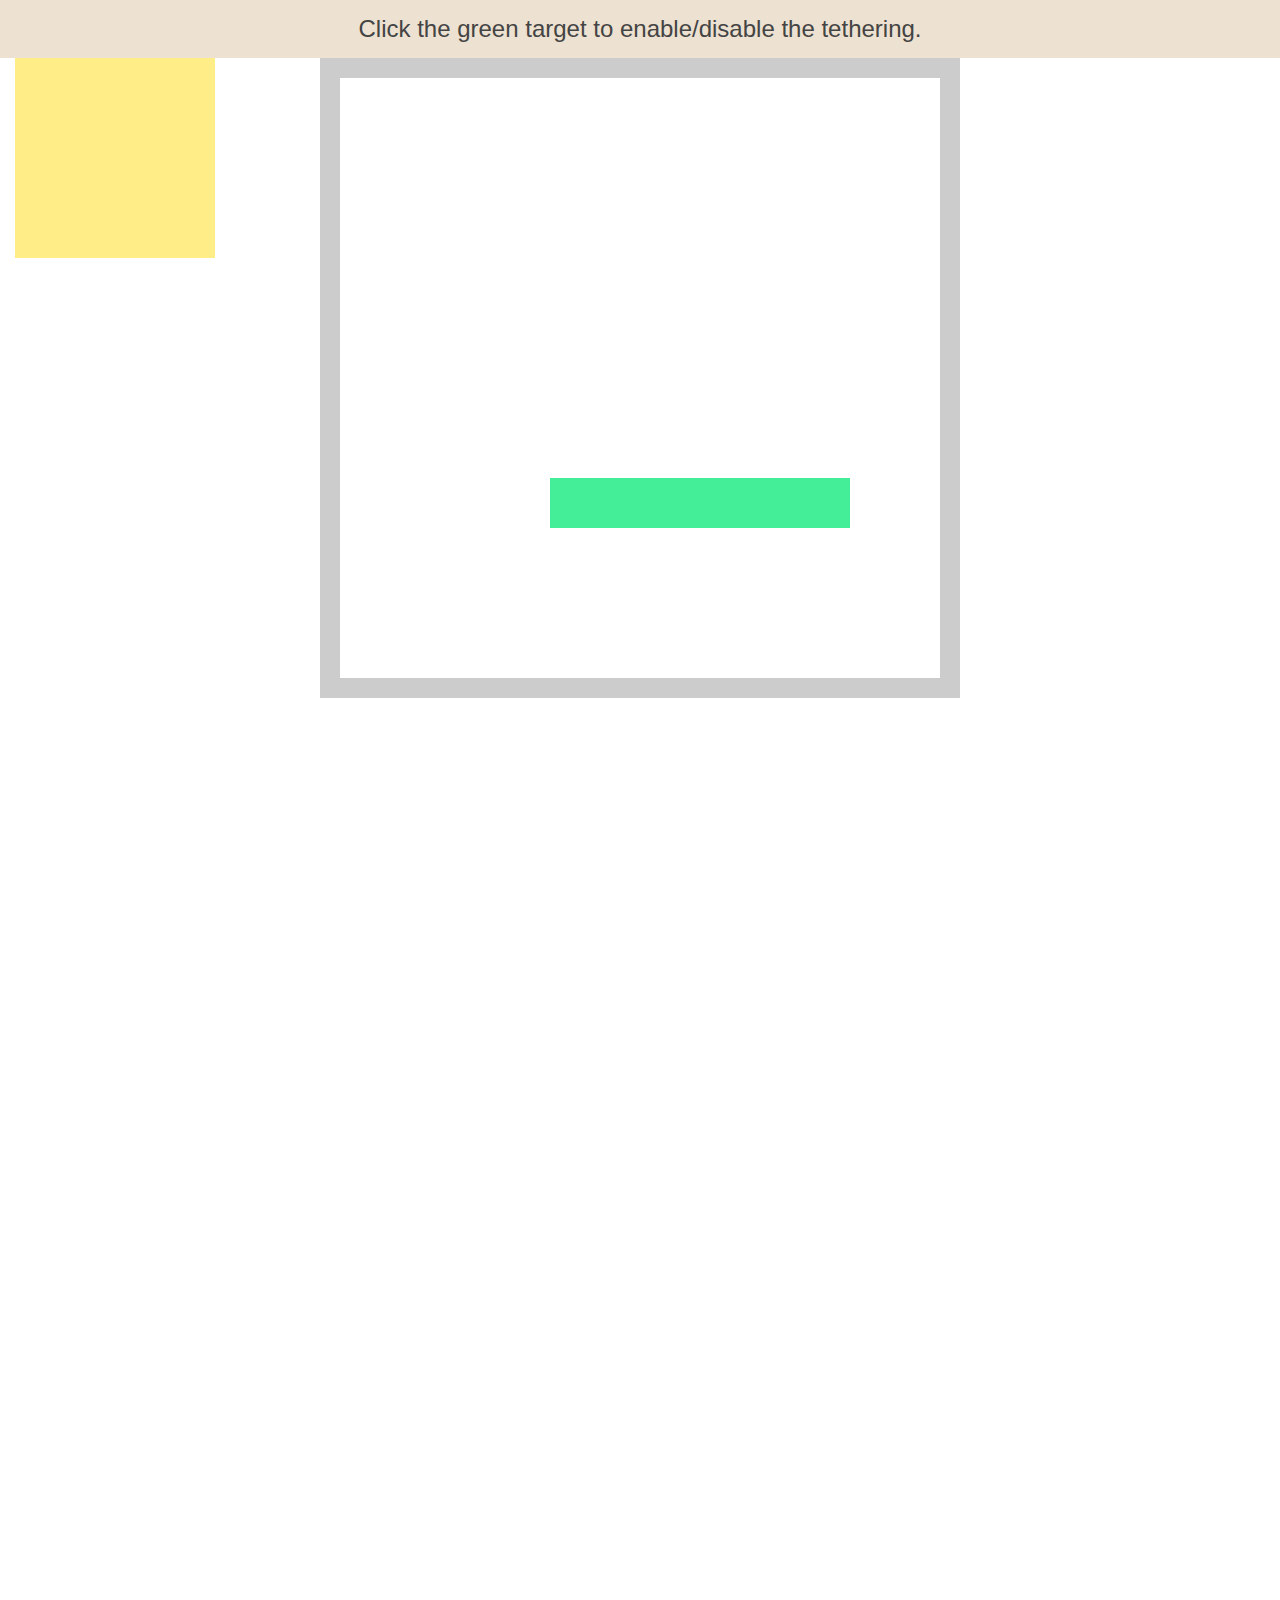
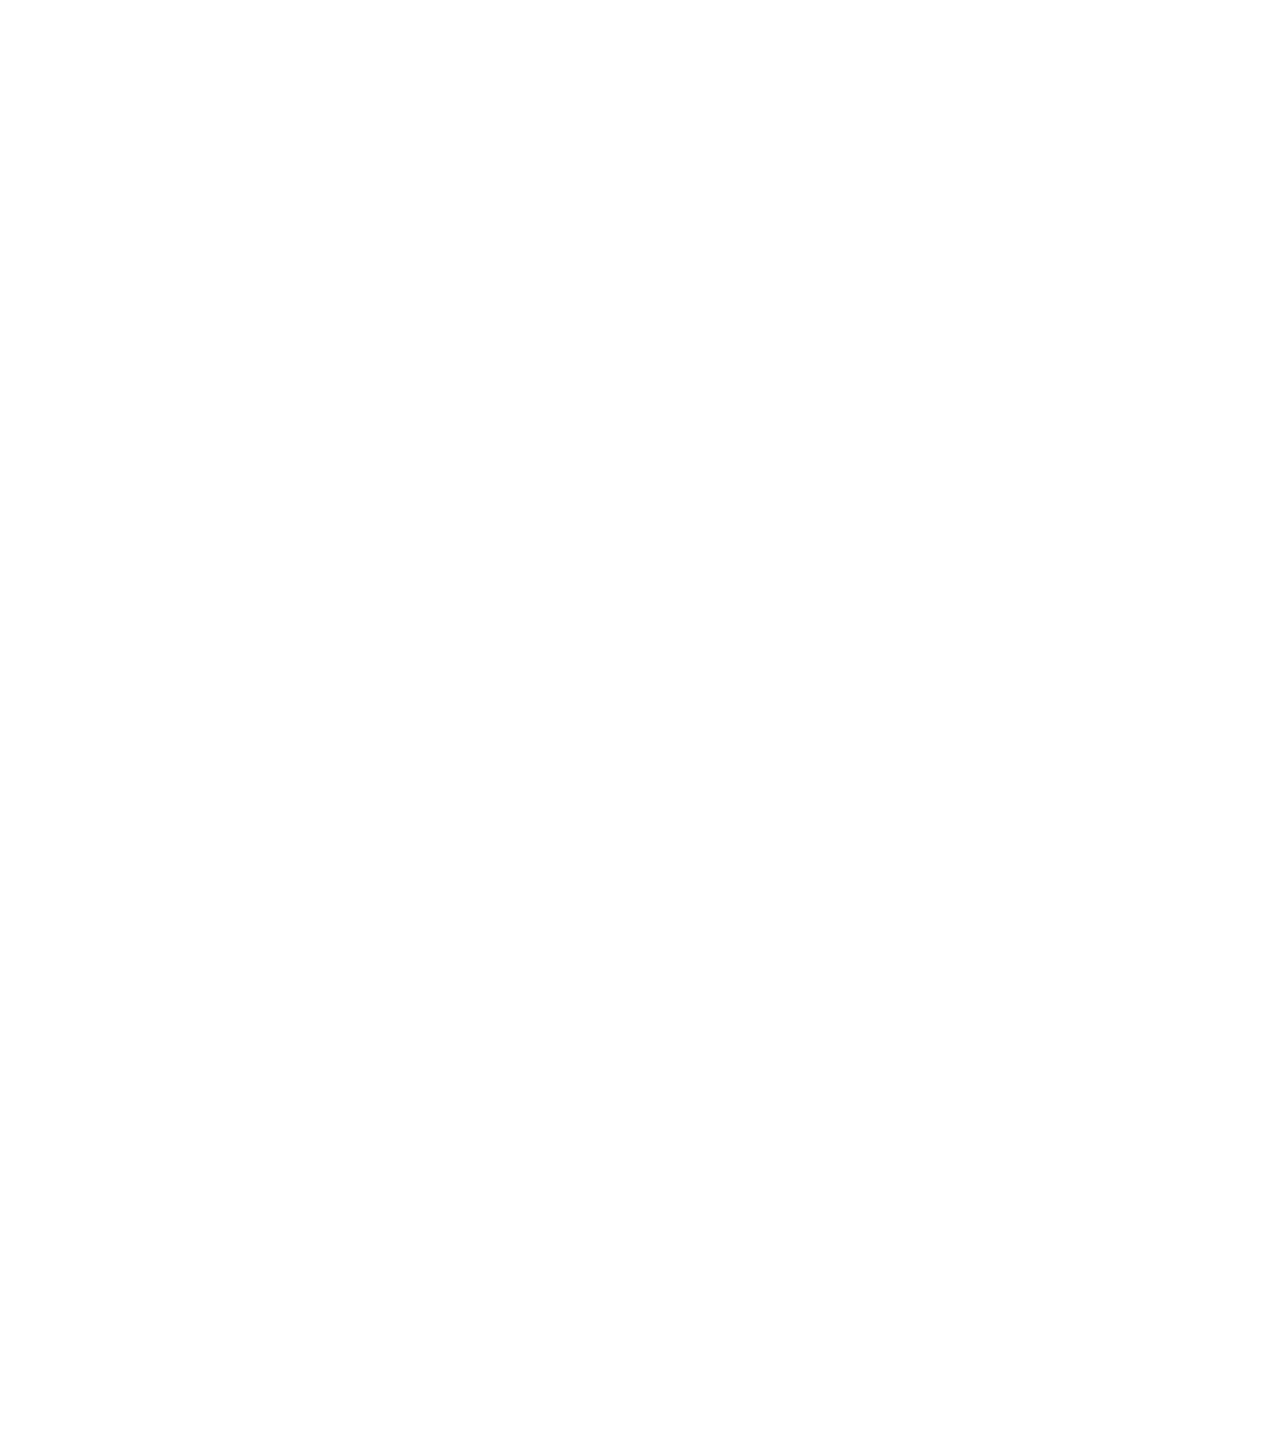
<file: node_modules/tether/examples/enable-disable/index.html>
<!DOCTYPE html>
<html>
    <head>
        <meta charset="utf-8">
        <meta http-equiv="X-UA-Compatible" content="chrome=1">
        <meta name="viewport" content="width=device-width, initial-scale=1, user-scalable=no">
        <link rel="stylesheet" href="../resources/css/base.css" />
        <link rel="stylesheet" href="../common/css/style.css" />
    </head>
    <body>
        <div class="instructions">Click the green target to enable/disable the tethering.</div>

        <div class="element"></div>
        <div class="container">
            <div class="pad"></div>
            <div class="target"></div>
            <div class="pad"></div>
        </div>

        <script src="//github.hubspot.com/tether/dist/js/tether.js"></script>
        <script>
            var tether = new Tether({
                element: '.element',
                target: '.target',
                attachment: 'top left',
                targetAttachment: 'top right'
            });

            document.querySelector('.target').addEventListener('click', function(){
                if (tether.enabled)
                    tether.disable();
                else
                    tether.enable();
            });
        </script>
    </body>
</html>
</file>
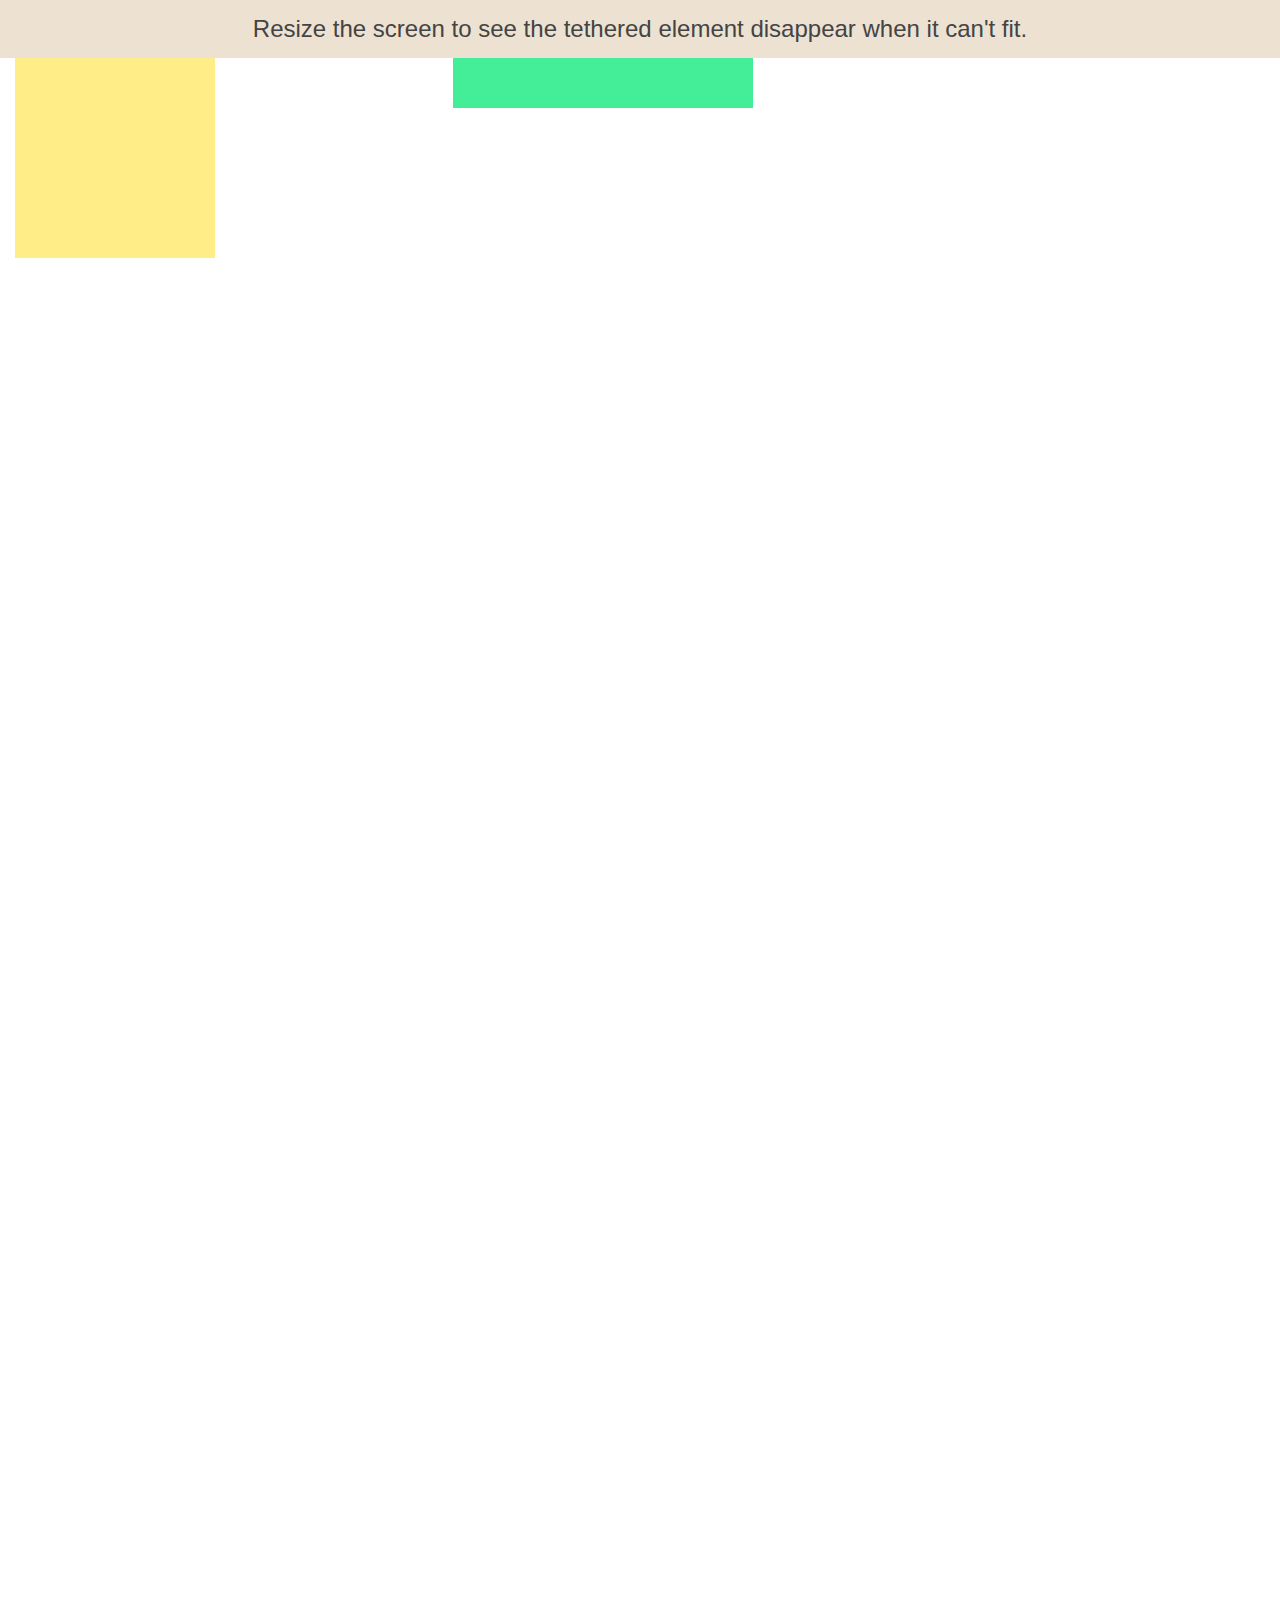
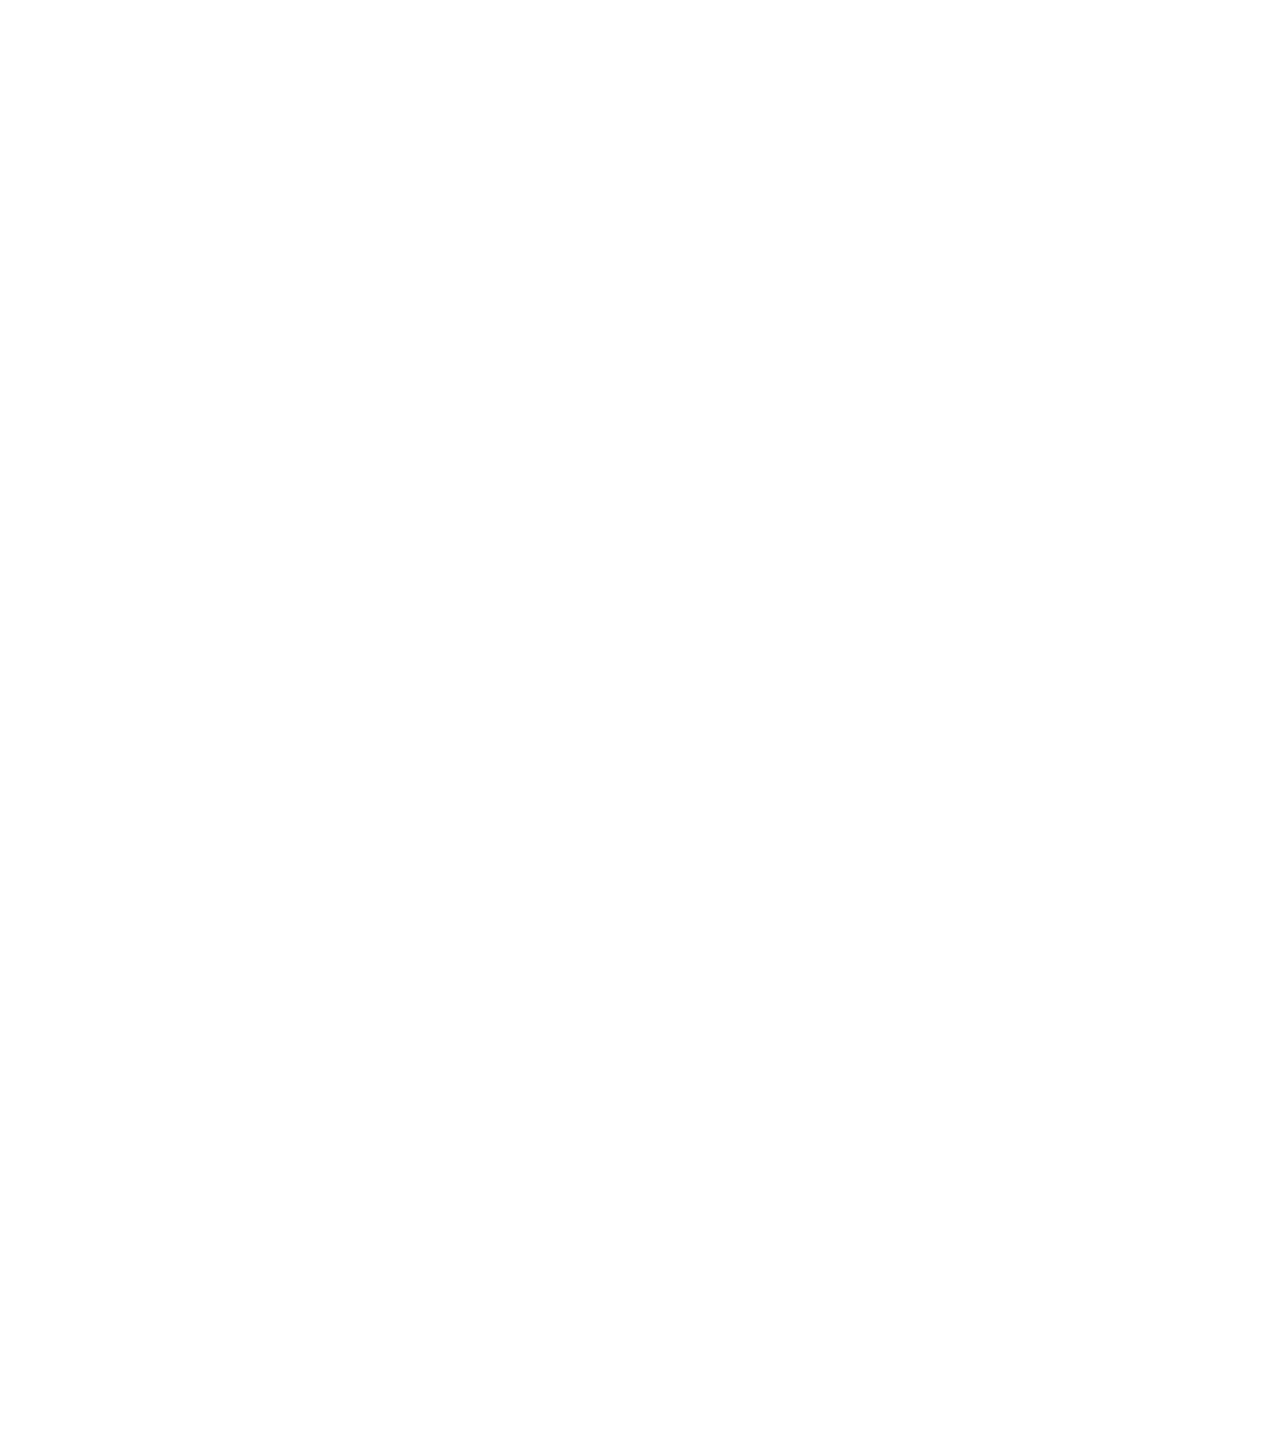
<file: node_modules/tether/examples/out-of-bounds/index.html>
<!DOCTYPE html>
<html>
    <head>
        <meta charset="utf-8">
        <meta http-equiv="X-UA-Compatible" content="chrome=1">
        <meta name="viewport" content="width=device-width, initial-scale=1, user-scalable=no">
        <link rel="stylesheet" href="../resources/css/base.css" />
        <link rel="stylesheet" href="../common/css/style.css" />
        <style>
            .tether-element.tether-out-of-bounds {
                display: none;
            }
        </style>
    </head>
    <body>
        <div class="instructions">Resize the screen to see the tethered element disappear when it can't fit.</div>

        <div class="element"></div>
        <div class="target"></div>

        <script src="//github.hubspot.com/tether/dist/js/tether.js"></script>
        <script>
            var tether = new Tether({
                element: '.element',
                target: '.target',
                attachment: 'top left',
                targetAttachment: 'top right',
                constraints: [{
                    to: 'window',
                    attachment: 'together'
                }]
            });
            tether.on('update', function(event) {
                console.log(event);
            });
        </script>
    </body>
</html>
</file>
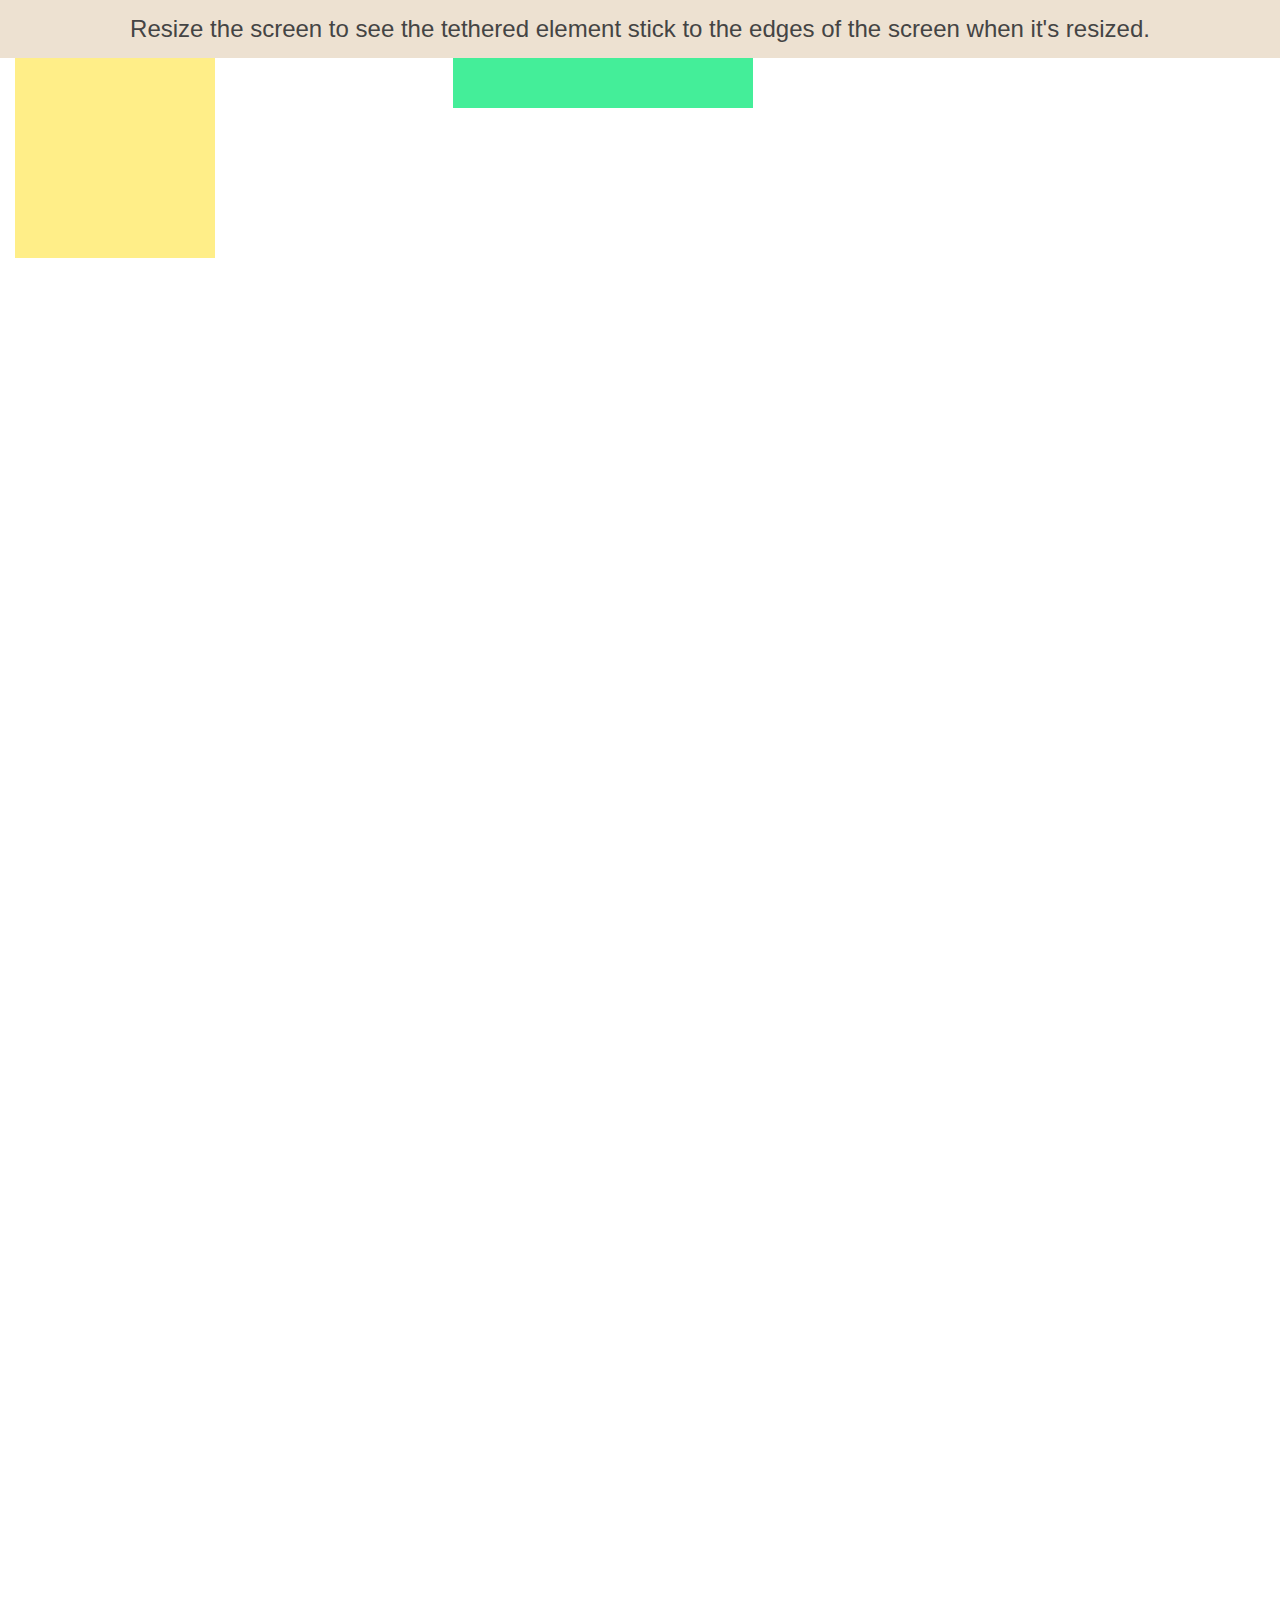
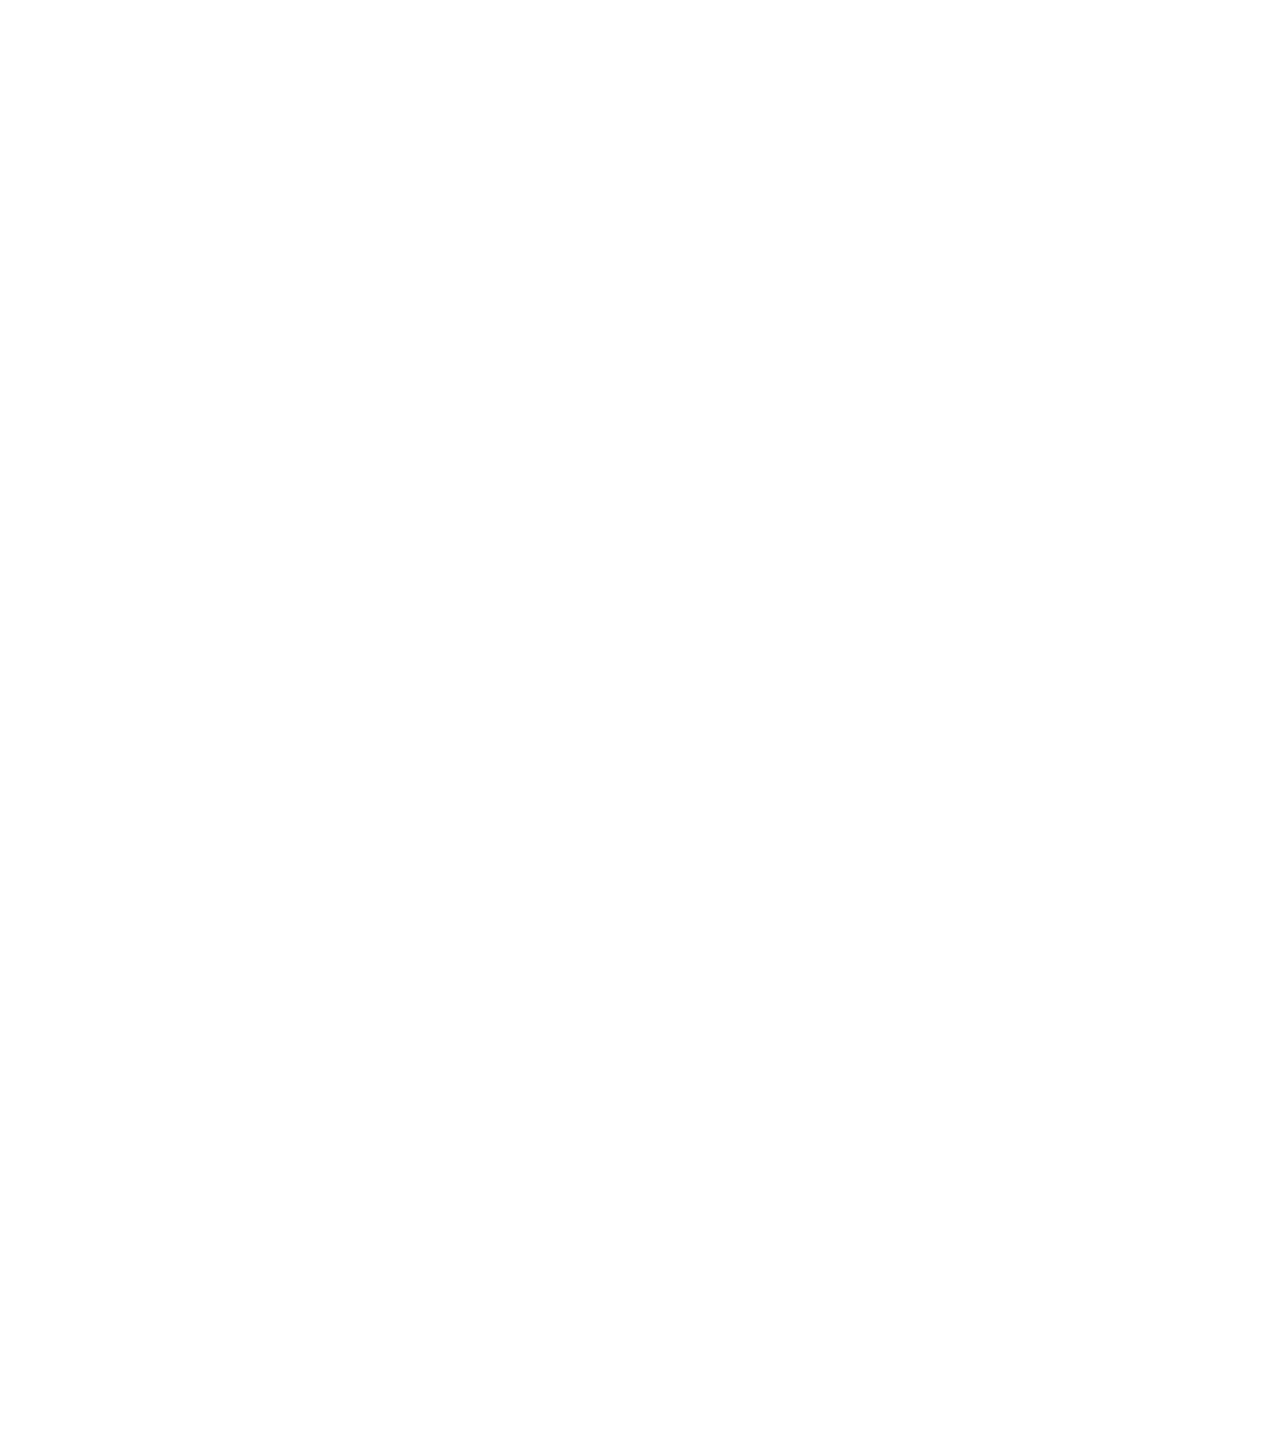
<file: node_modules/tether/examples/pin/index.html>
<!DOCTYPE html>
<html>
    <head>
        <meta charset="utf-8">
        <meta http-equiv="X-UA-Compatible" content="chrome=1">
        <meta name="viewport" content="width=device-width, initial-scale=1, user-scalable=no">
        <link rel="stylesheet" href="../resources/css/base.css" />
        <link rel="stylesheet" href="../common/css/style.css" />
    </head>
    <body>
        <div class="instructions">Resize the screen to see the tethered element stick to the edges of the screen when it's resized.</div>

        <div class="element"></div>
        <div class="target"></div>

        <script src="//github.hubspot.com/tether/dist/js/tether.js"></script>
        <script>
            new Tether({
                element: '.element',
                target: '.target',
                attachment: 'top left',
                targetAttachment: 'top right',
                constraints: [{
                    to: 'window',
                    pin: true
                }]
            });
        </script>
    </body>
</html>
</file>
<file: styles.css>
/* styles.css */

html,
body {
    height: 100%;
}

/* cover */

#cover {
    background: #a7729d url() top center no-repeat;
    background-size: cover;
    color: white;
    height: 100%;
    text-align: center;
    display: flex;
    align-items: center;
}


#cover-caption {
    width: 100%;
}
</file>
<file: infest/style.css>
html, body {
	padding: 0;
	margin: 0;
	overflow: hidden;
	
	background: #000000;
	color: white;
}

html, body, canvas {
	touch-action: none;
	touch-action-delay: none;
}
</file>
<file: pekka/pexd.css>
div.container {
  height: 100%;
  position: 50%  }
  
  
html,
body,
.naama {
  height: 100%; }
</file>
<file: node_modules/tether/examples/resources/css/base.css>
body {
    font-family: "Helvetica Neue", sans-serif;
    color: #444;
    margin: 0px;
}

a {
    cursor: pointer;
    color: blue;
}
</file>
<file: node_modules/tether/examples/common/css/style.css>
body {
    min-height: 3000px;
}
.element {
    width: 200px;
    height: 200px;
    background-color: #fe8;
    position: absolute;
    z-index: 6;
}

.target {
    width: 300px;
    height: 50px;
    margin: 0 35%;
    background-color: #4e9;
}

.container {
    height: 600px;
    overflow: scroll;
    width: 600px;
    border: 20px solid #CCC;
    margin-top: 100px;
}

body {
    padding: 15px;
}

body > .container {
    margin: 0 auto;
}

.pad {
    height: 400px;
    width: 100px;
}

.instructions {
    width: 100%;
    text-align: center;
    font-size: 24px;
    padding: 15px;
    background-color: rgba(210, 180, 140, 0.4);
    margin: -15px -15px 0 -15px;
}
</file>
